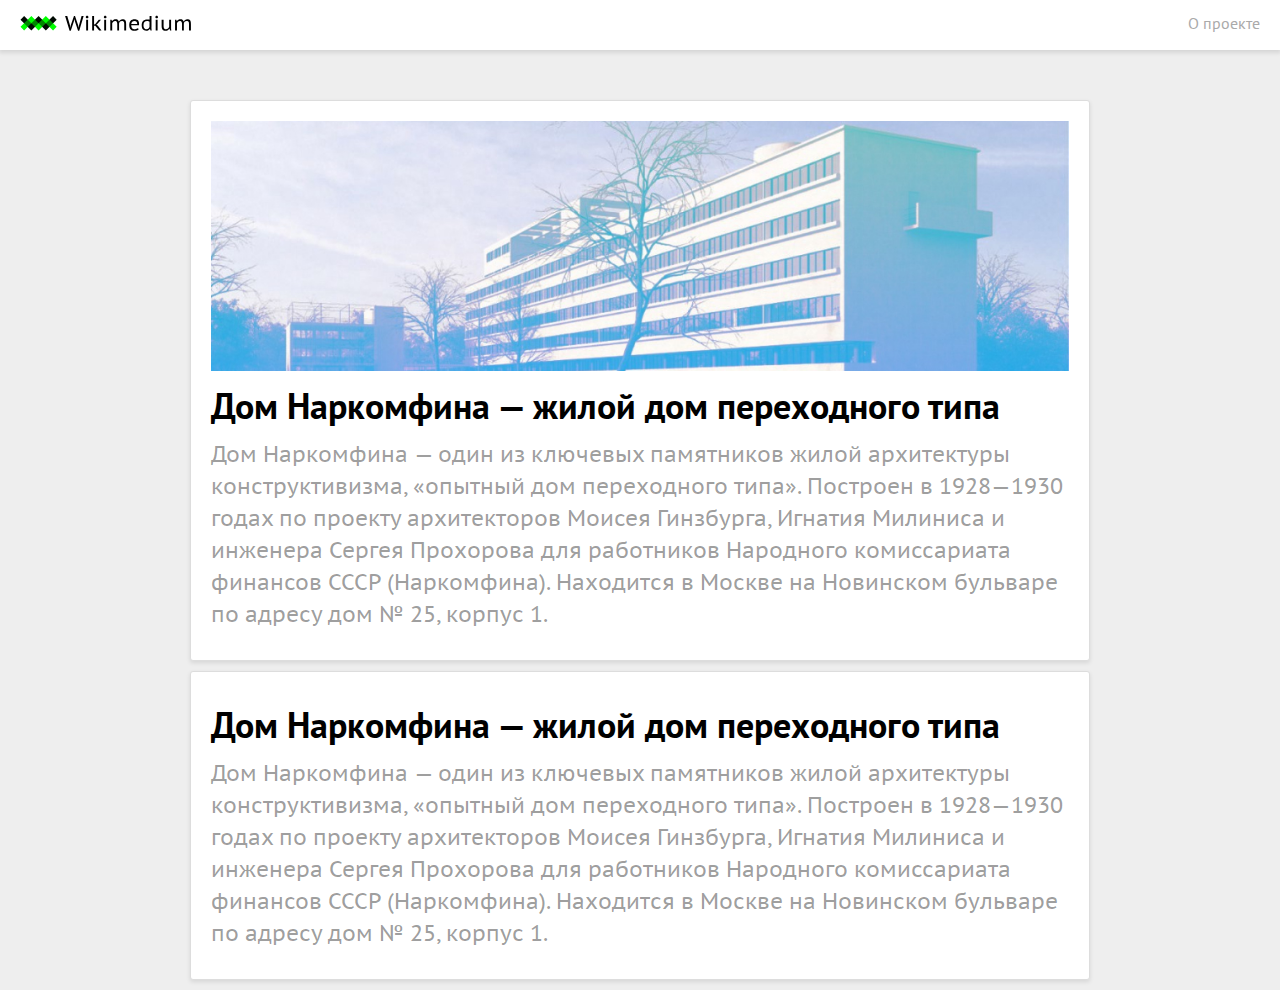
<file: index.html>
<!DOCTYPE html>
<html lang="en" dir="ltr">
  <head>
    <meta charset="utf-8">
    <link rel="stylesheet" href="stylesheets/style.css">
    <meta name="viewport" content="width=device-width">
    <meta property="og:type" content="article">
    <meta property="og:url" content="https://m1d45.github.io/">
    <meta property="og:title" content="Wikimedium — Главная страница">
    <meta property="og:description" content="Учебный проект по HTML/CSS">
    <meta property="og:image" content="https://m1d45.github.io/Wikimedium_b20dz06b/images/narkomfin%201.jpg">
    <link rel="icon" type="image/x-icon" href="images/favicon.ico" />
    <link rel="icon" type="image/png" href="images/favicon.png" />
    <title>Wikimedium</title>
    <style media="screen">
      body {
        background: #eee;
      }
    </style>
  </head>
  <body>
    <div class="menubar">
      <a href="index.html"><img src="images/logo.svg" alt=""></a>
      <a href="about.html">О проекте</a>
    </div>
    <div class="index_item">
      <img src="images/narkomfin 1.jpg" alt="">
      <h1>Дом Наркомфина — жилой дом переходного типа</h1>
      <p>Дом Наркомфина — один из ключевых памятников жилой  архитектуры конструктивизма, «опытный дом переходного типа».  Построен в 1928—1930 годах по проекту архитекторов Моисея Гинзбурга, Игнатия Милиниса и инженера Сергея Прохорова для  работников Народного комиссариата финансов СССР (Наркомфина). Находится в Москве на Новинском бульваре по адресу дом № 25, корпус 1.</p>
      <a href="narkomfin.html"></a>
    </div>
    <div class="index_item">
      <h1>Дом Наркомфина — жилой дом переходного типа</h1>
      <p>Дом Наркомфина — один из ключевых памятников жилой  архитектуры конструктивизма, «опытный дом переходного типа».  Построен в 1928—1930 годах по проекту архитекторов Моисея Гинзбурга, Игнатия Милиниса и инженера Сергея Прохорова для  работников Народного комиссариата финансов СССР (Наркомфина). Находится в Москве на Новинском бульваре по адресу дом № 25, корпус 1.</p>
      <a href="narkomfin.html"></a>
    </div>
  </body>
</html>
</file>
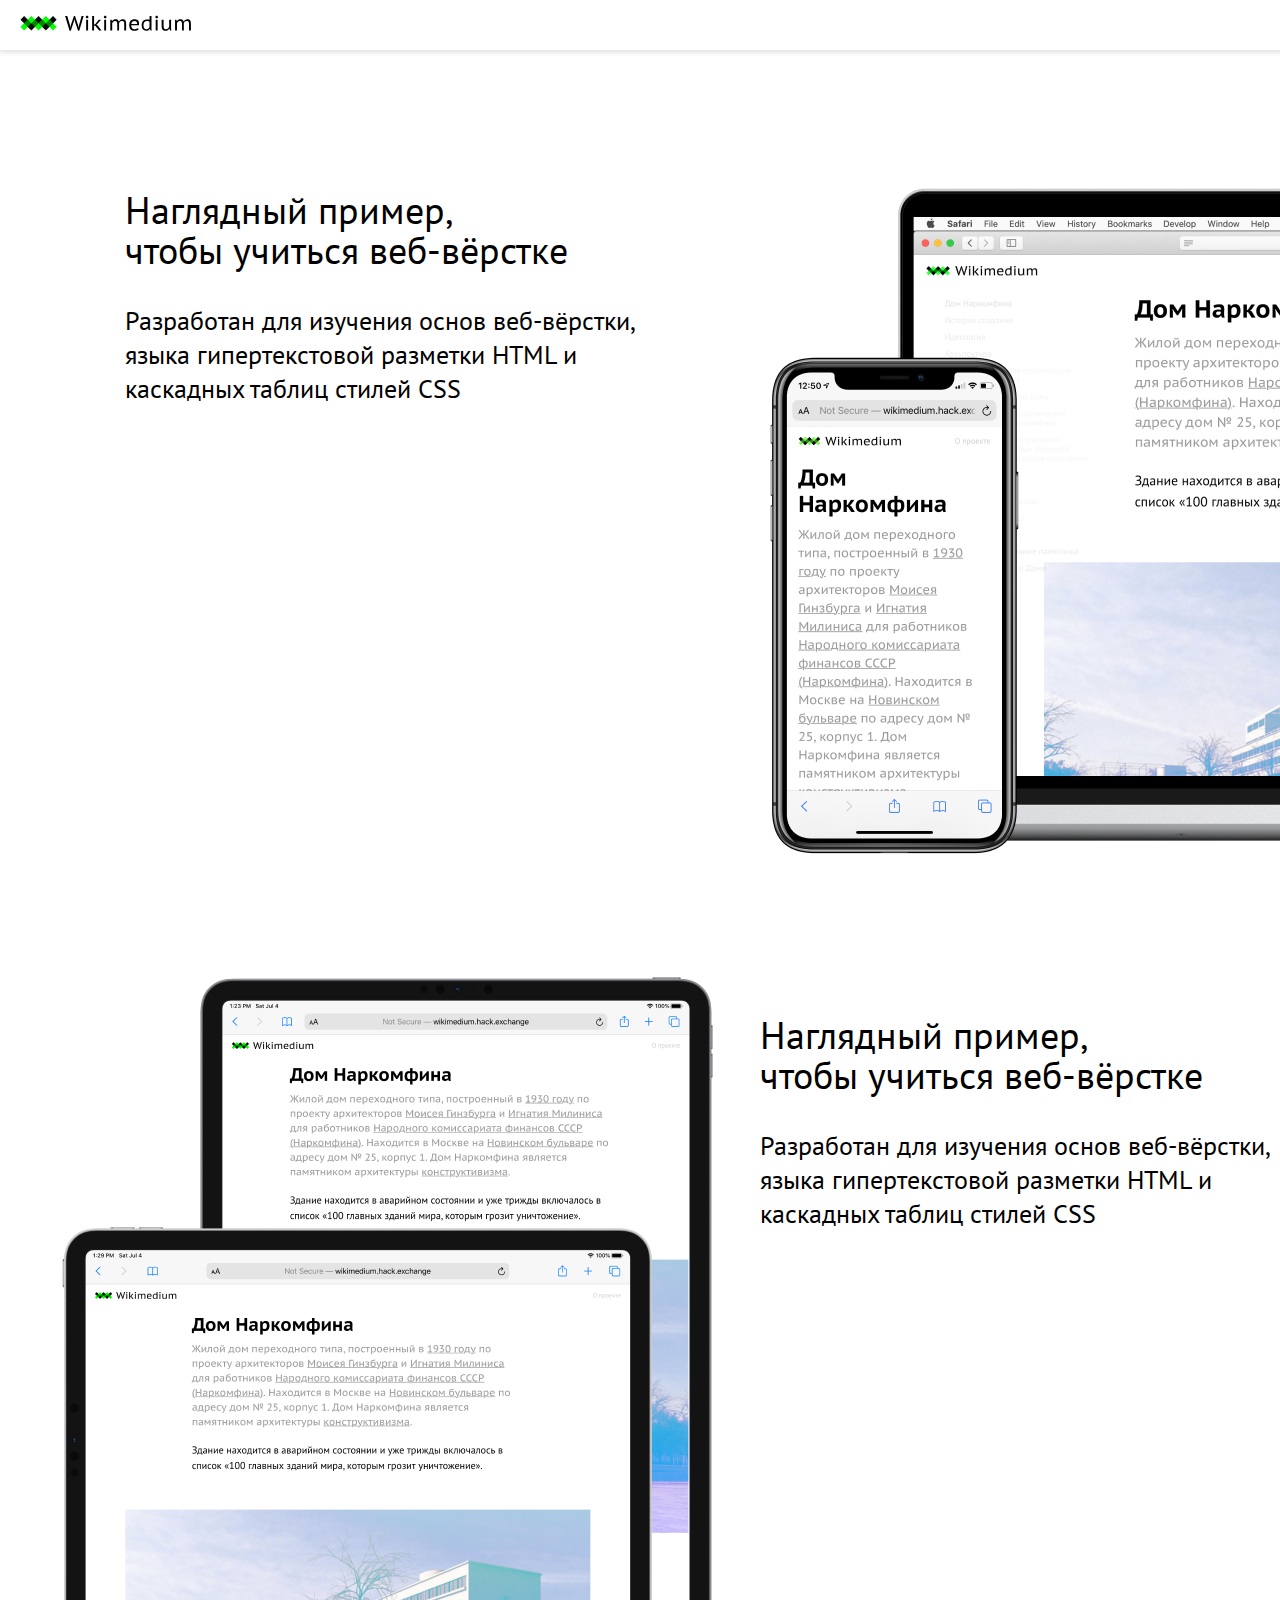
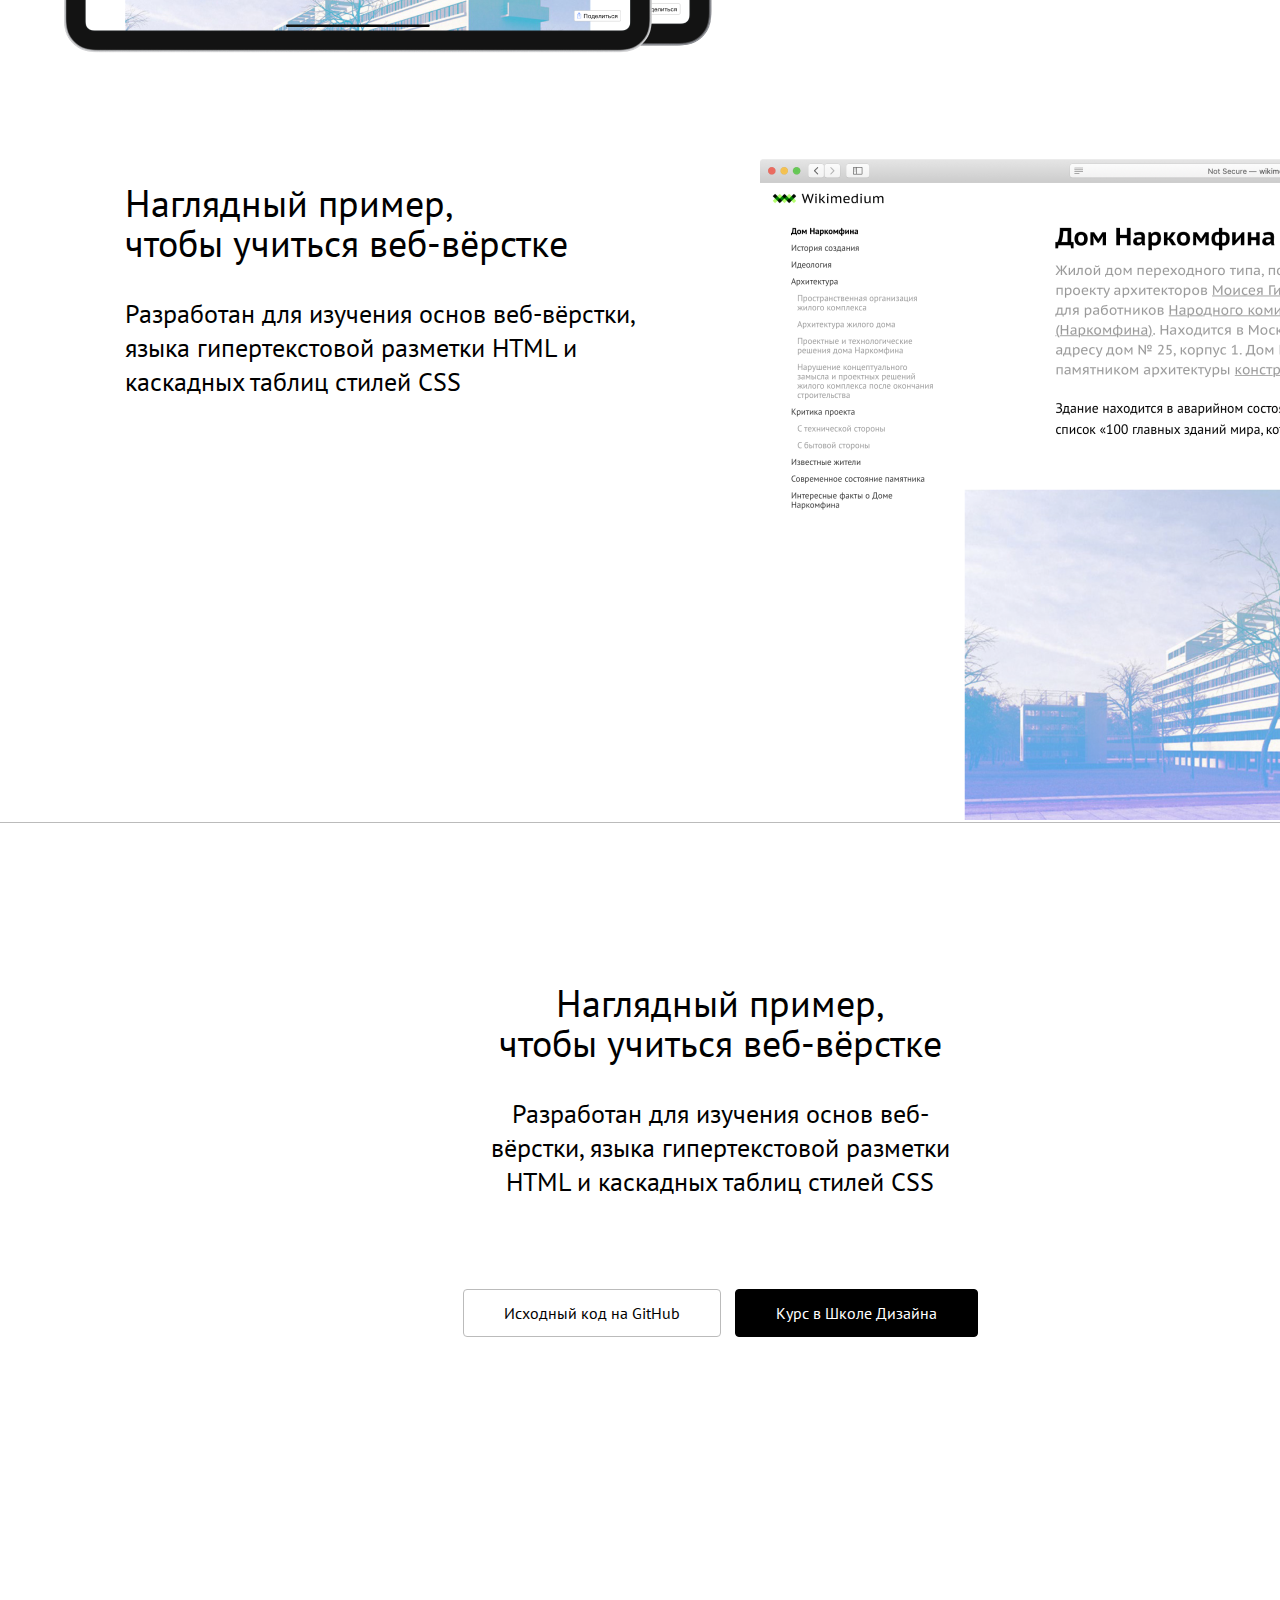
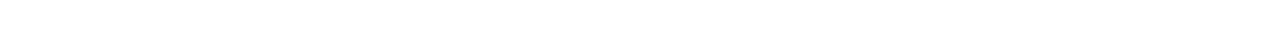
<file: about.html>
<!DOCTYPE html>
<html lang="en" dir="ltr">
  <head>
    <meta name="viewport" content="width=device-width">
    <meta charset="utf-8">
    <link rel="stylesheet" href="stylesheets/style.css">
    <title>О проекте</title>
  </head>
  <style media="screen">
    body {
      width: 1440px;
      height: 100%;
      display: block;
      margin: 0 auto;
      position: relative;
      background: white;
    }
    body::before {
      content: '';
      /* background: url('images/1440.jpg'); */
      opacity: .1;
      position: absolute;
      top: 0;
      left: 0;
      right: 0;
      height: 100%;
      z-index: 0;
    }
    html {
      background: #bbb;
      height: 3253px;
      position: relative;
    }
    section {
      display: flex;
      justify-content: space-between;
      /* align-items: top; */
      vertical-align: top;
      padding-top: 80px;
    }
    section div {
      overflow: hidden;
      width: 50%;
      padding-left: 40px;
    }
    section h1,
    section p {
      width: 510px;
      margin: 0 auto;
    }
    section h1,
    .bottom_block h1 {
      margin-top: 60px;
      margin-bottom: 34px;
      font-size: 38px;
      line-height: 40px;
    }
    section p,
    .bottom_block p {
      font-size: 26px;
      line-height: 34px;
    }
    section:nth-of-type(2) h1,
    section:nth-of-type(2) p {
      margin-left: 0;
    }
    section:nth-of-type(3) h1 {
      margin-top: 24px;
    }
    .bottom_block {
      text-align: center;
      padding-top: 100px;
      border-top: 1px solid #bbb;
    }
    .bottom_block p {
      width: 510px;
      margin: 0 auto;
    }
    .btn {
      text-decoration: none;
      border: 1px solid #bbb;
      padding: 15px 40px;
      background: white;
      display: inline-block;
      border-radius: 4px;
      margin: 90px 5px 0;
    }
    .btn-black {
      color: white;
      background: black;
      border-color: black;
    }
  </style>
  <body>
    <div class="menubar">
      <a href="index.html"><img src="images/logo.svg" alt=""></a>
      <a href="about.html">О проекте</a>
    </div>
    <section>
      <div>
        <h1>Наглядный пример, <br>чтобы учиться веб-вёрстке</h1>
        <p>Разработан для изучения основ веб-вёрстки, языка гипертекстовой разметки HTML и каскадных таблиц стилей CSS</p>
      </div>
      <div>
        <img src="images/about1.png" alt="">
      </div>
    </section>
    <section>
      <div>
        <img src="images/about2.png" alt="">
      </div>
      <div>
        <h1>Наглядный пример, <br>чтобы учиться веб-вёрстке</h1>
        <p>Разработан для изучения основ веб-вёрстки, языка гипертекстовой разметки HTML и каскадных таблиц стилей CSS</p>
      </div>
    </section>
    <section>
      <div>
        <h1>Наглядный пример, <br>чтобы учиться веб-вёрстке</h1>
        <p>Разработан для изучения основ веб-вёрстки, языка гипертекстовой разметки HTML и каскадных таблиц стилей CSS</p>
      </div>
      <div>
        <img src="images/about3.png" alt="">
      </div>
    </section>
    <div class="bottom_block">
      <h1>Наглядный пример, <br>чтобы учиться веб-вёрстке</h1>
      <p>Разработан для изучения основ веб-вёрстки, языка гипертекстовой разметки HTML и каскадных таблиц стилей CSS</p>
      <a class="btn" href="#">Исходный код на GitHub</a>
      <a class="btn btn-black" href="#">Курс в Школе Дизайна</a>
    </div>

  </body>
</html>
</file>
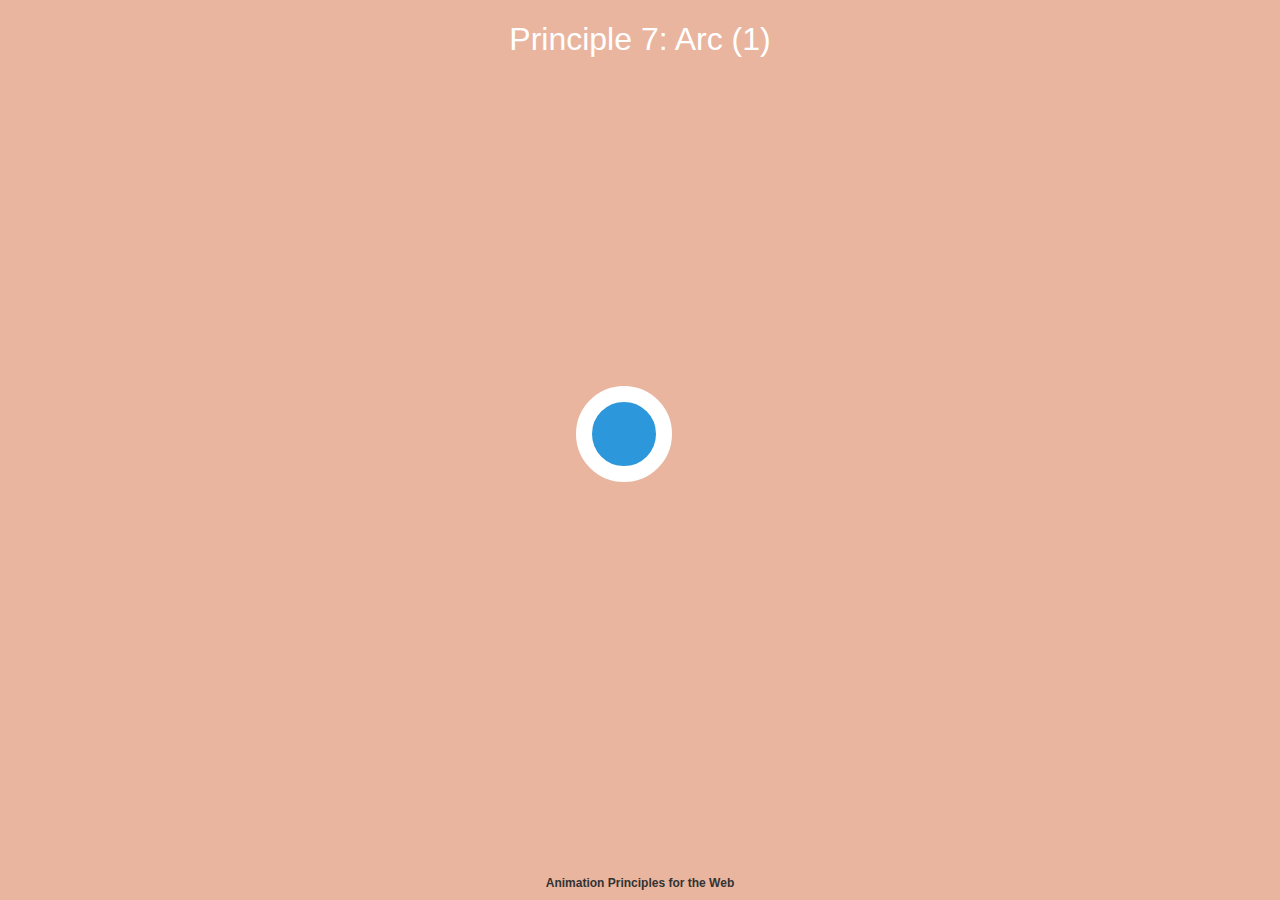
<file: animation-2.html>
<!DOCTYPE html>
<html lang="en" dir="ltr">
  <head>
    <meta charset="utf-8">
    <title></title>
    <style media="screen">
    /******* SEVEN A (Arc) *******/
.sevena .shape-container {
animation: move-right 6s infinite cubic-bezier(.37,.55,.49,.67);
position: absolute;
left: calc(50% - 4em);
top: calc(50% - 4em);
}
.sevena .shape {
animation: bounce 6s infinite linear;
border-radius: 50%;
position: relative;
left: auto;
top: auto;
}

@keyframes move-right {
0% {
  transform: translateX(20em);
  opacity: 1;
}
80% {
  opacity: 1;
}
90%, 100% {
  transform: translateX(-20em);
  opacity: 0;
}
}

@keyframes bounce {
0% {
  transform: translateY(-8em);
  animation-timing-function: cubic-bezier(.51,.01,.79,.02);
}
15% {
  transform: translateY(8em) scaleX(.8) scaleY(1.2);
  animation-timing-function: cubic-bezier(.19,1,.7,1);
}
16% {
  transform: translateY(9em) scaleX(1.2) scaleY(.8);
  animation-timing-function: cubic-bezier(.19,1,.7,1);
}
17% {
  transform: translateY(8em) scaleX(1) scaleY(1);
  animation-timing-function: cubic-bezier(.19,1,.7,1);
}
/* 25% {
  transform: translateY(-4em);
  animation-timing-function: cubic-bezier(.51,.01,.79,.02);
}
32.5% {
  transform: translateY(8em);
  animation-timing-function: cubic-bezier(.19,1,.7,1);
}
40% {
  transform: translateY(0em);
  animation-timing-function: cubic-bezier(.51,.01,.79,.02);
}
45% {
  transform: translateY(8em);
  animation-timing-function: cubic-bezier(.19,1,.7,1);
}
50% {
  transform: translateY(3em);
  animation-timing-function: cubic-bezier(.51,.01,.79,.02);
}
56% {
  transform: translateY(8em);
  animation-timing-function: cubic-bezier(.19,1,.7,1);
}
60% {
  transform: translateY(6em);
  animation-timing-function: cubic-bezier(.51,.01,.79,.02);
}
64% {
  transform: translateY(8em);
  animation-timing-function: cubic-bezier(.19,1,.7,1);
}
66% {
  transform: translateY(7.5em);
  animation-timing-function: cubic-bezier(.51,.01,.79,.02);
} */
70% {
  transform: translateY(8em);
  animation-timing-function: cubic-bezier(.19,1,.7,1);
}
100% {
  transform: translateY(8em) scale(2);
  animation-timing-function: cubic-bezier(.19,1,.7,1);
}
}

/* General styling */
body {
margin: 0;
background: #e9b59f;
font-family: HelveticaNeue, Arial, Sans-serif;
color: #fff;
}

h1 {
position: absolute;
top: 0;
left: 0;
right: 0;
text-align: center;
font-weight: 300;
}

h2 {
font-size: 0.75em;
position: absolute;
bottom: 0;
left: 0;
right: 0;
text-align: center;
}

a {
text-decoration: none;
color: #333;
}

.principle {
width: 100%;
height: 100vh;
position: relative;
}

.shape {
background: #2d97db;
border: 1em solid #fff;
width: 4em;
height: 4em;
position: absolute;
top: calc(50% - 2em);
left: calc(50% - 2em);
}
    </style>
  </head>
  <body>
    <h1>Principle 7: Arc (1)</h1>
    <h2><a href="https://cssanimation.rocks/principles/" target="_parent">Animation Principles for the Web</h2>
    <article class="principle sevena">
        <div class="shape-container">
          <div class="shape a"></div>
        </div>
      </article>
  </body>
</html>
</file>
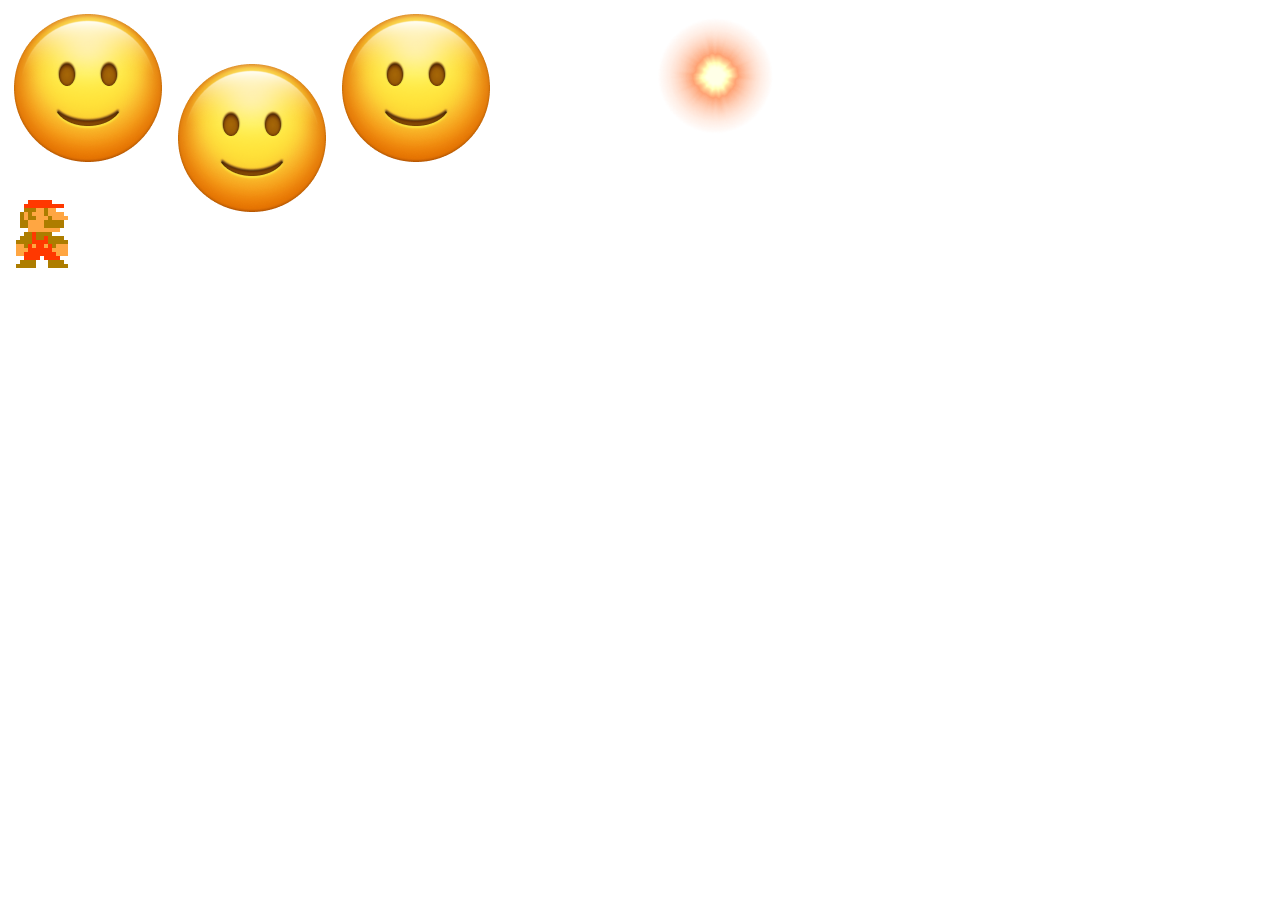
<file: animation-3.html>
<!DOCTYPE html>
<html lang="en" dir="ltr">
  <head>
    <meta charset="utf-8">
    <title></title>
    <style media="screen">
    body {
      /* background: black; */
    }
      .mario {
        width: 68px;
        height: 68px;
        display: block;
        position: relative;
        background: url('images/mario-walk-n-jump-68.png');
        background-position: 0 top;
      }
      .walk {
        animation: walk .4s steps(1) infinite;
      }
      .jump {
        position: absolute;
        left: 0;
        top: 0;
        animation: jump 4s steps(1) infinite;
        opacity: 0;
      }
      .path {
        width: 68px;
        height: 68px;
        display: block;
        position: absolute;
        top: 200px;
        animation: path 4s linear infinite;
      }
      .blast {
        width: 151px;
        height: 151px;
        display: block;
        position: absolute;
        top: 0;
        left: 50%;
        background: url('images/blast-151.png');
        background-position: 0 0;
        animation: blast 1s steps(1) infinite;
      }
      .emoji {
        width: 160px;
        /* width: 1120px; */
        height: 160px;
        display: inline-block;
        position: relative;
        background: url('images/emoji-120.png');
        animation: shake .6s infinite;
      }
      .emoji-e {
        width: 160px;
        height: 160px;
        display: block;
        position: absolute;
        left: 0;
        top: 0;
        background: url('images/emoji-120.png');
        background-position: -640px top;
      }
      .emoji-m {
        width: 160px;
        height: 160px;
        display: block;
        position: absolute;
        left: 0;
        top: 0;
        background: url('images/emoji-120.png');
        background-position: -160px top;
      }
      .smile {
        animation: smile 1s steps(1) alternate infinite;
        animation-play-state: running;
      }
      .blink {
        animation: blink 1s steps(1) alternate infinite;
        animation-play-state: running;
      }
      .emoji:hover .smile, .emoji:hover .blink{
        animation-play-state: paused;
      }
      @keyframes spin {
        0% {transform: rotate(0deg);}
        100% {transform: rotate(360deg);}
      }
      @keyframes shake {
        0%, 50% {top: 50px;}
        25% {top: 40px;}
        75% {top: 30px;}
        100% {top:50px;}
      }
      @keyframes smile {
        0%{background-position: -160px top;}
        33%{background-position: -320px top;}
        66%{background-position: -479px top;}
      }
      @keyframes blink {
        0%{background-position: -640px top;}
        33%{background-position: -800px top;}
        66%{background-position: -960px top;}
      }
      @keyframes walk {
        0%{background-position: 0 top;}
        25%{background-position: -68px top;}
        50%{background-position: -136px top;}
        75%{background-position: -204px top;}
      }
      @keyframes jump {
        0%{opacity: 0;}
        48%{background-position: -272px top; opacity: 1;}
        50%{background-position: -340px top; opacity: 1;}
        52%{background-position: -340px top; opacity: 0;}
        100%{opacity: 0;}
      }
      @keyframes path {
        0%{left: -68px;top: 200px;}
        48%{left: 48%;top: 200px;}
        50%{left: 50%;top: 150px;}
        52%{left: 52%;top: 200px;}
        100%{left: 100%;top: 200px;}
      }
      @keyframes blast {
        0% {opacity: 0;}
        3% {background-position: 0 0; opacity: 1;}
        6% {background-position: -151px 0;}
        9% {background-position: -302px 0;}
        12% {background-position: -453px 0;}
        15% {background-position: -604px 0;}
        18% {background-position: -755px 0;}
        21% {background-position: -906px 0;}
        24% {background-position: -1057px 0;}
        27% {background-position: 0 -151px;}
        30% {background-position: -151px -151px;}
        33% {background-position: -302px -151px;}
        36% {background-position: -453px -151px;}
        39% {background-position: -604px -151px;}
        42% {background-position: -755px -151px;}
        45% {background-position: -906px -151px;}
        48% {background-position: -1057px -151px;}
        51% {background-position: 0 -302px;}
        54% {background-position: -151px -302px;}
        57% {background-position: -302px -302px;}
        60% {background-position: -453px -302px;}
        63% {background-position: -604px -302px;}
        66% {background-position: -755px -302px;}
        69% {background-position: -906px -302px;}
        72% {background-position: -1057px -302px;}
        75% {background-position: 0 -453px;}
        78% {background-position: -151px -453px;}
        81% {background-position: -302px -453px;}
        84% {background-position: -453px -453px;}
        87% {background-position: -604px -453px;}
        90% {background-position: -755px -453px;}
        93% {background-position: -906px -453px;}
        96% {background-position: -1057px -453px;}
      }

    </style>
  </head>
  <body>
    <div class="emoji">
      <div class="emoji-e blink"></div>
      <div class="emoji-m smile"></div>
    </div>
    <div class="emoji" style="animation: spin 1s alternate infinite; top: 50px;">
      <div class="emoji-e blink"></div>
      <div class="emoji-m"></div>
    </div>
    <div class="emoji">
      <div class="emoji-e"></div>
      <div class="emoji-m smile"></div>
    </div>
    <div class="blast"></div>
    <div class="path">
      <div class="mario walk"></div>
      <div class="mario jump"></div>
    </div>
  </body>
</html>
</file>
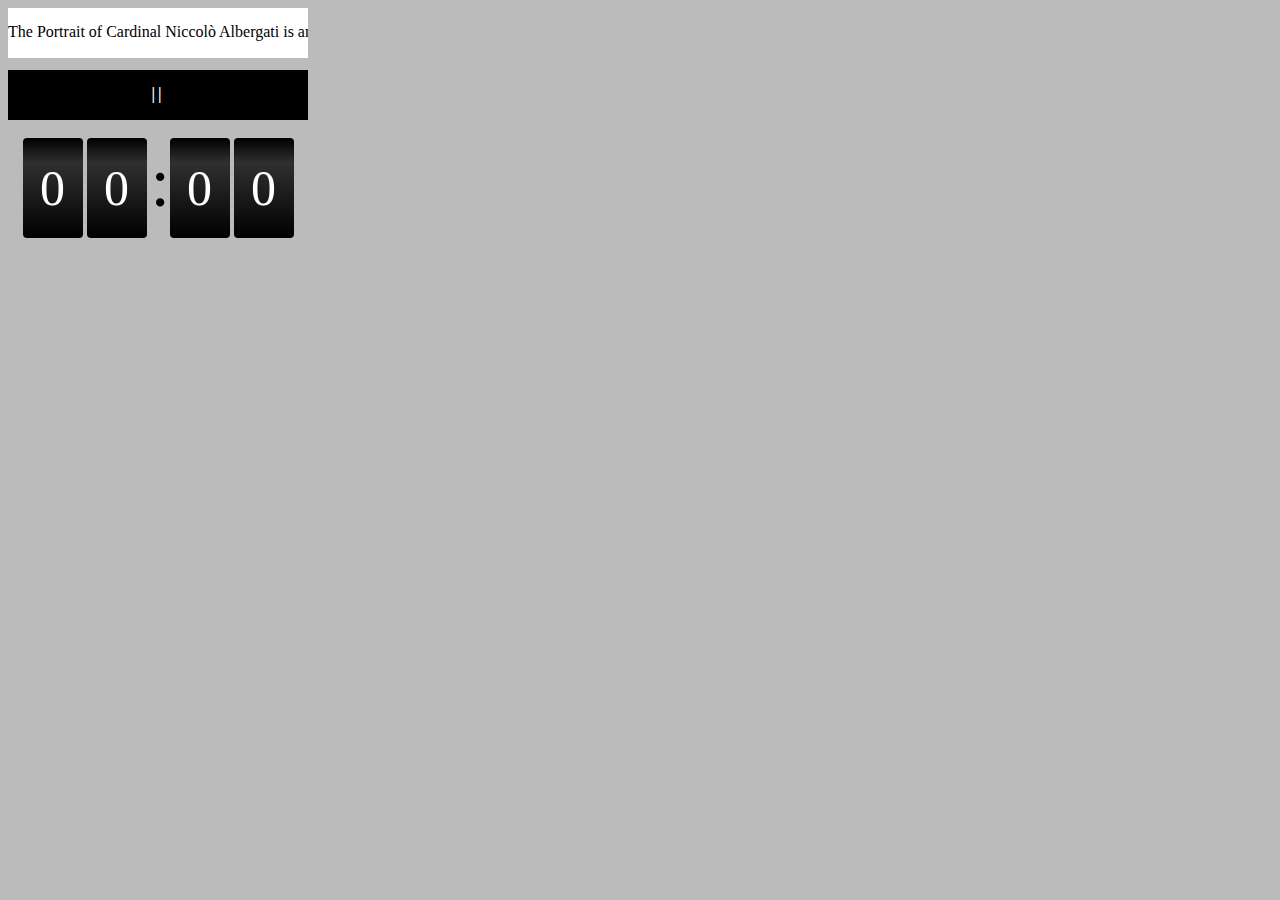
<file: animation-4.html>
<!DOCTYPE html>
<html lang="en" dir="ltr">
  <head>
    <meta charset="utf-8">
    <title></title>
    <style media="screen">
    body {
      background: #bbb;
    }
    * {
      box-sizing: border-box;
    }
    .btn {
      width: 300px;
      height: 50px;
      background: black;
      color: white;
      position: relative;
      padding: 15px 0;
      margin-bottom: 10px;
      text-align: center;
      font-weight: bold;
      letter-spacing: 3px;
      position: absolute;
      top: 70px;
      transition: all 2s;
    }
    .btn:hover {
      background: red;
      transition: all .2s;
    }
    .btn:hover ~ .container .row {
      animation-play-state: paused;
    }
    .container {
      width: 300px;
      height: 50px;
      background: white;
      position: relative;
      padding: 15px 0;
      overflow: hidden;
      margin-bottom: 80px;
    }
    .row {
      /* background: red; */
      width: 1845px;
      height: 20px;
      display: block;
      position: absolute;
      animation: row-move 10s linear infinite;
      /* animation-delay: -118s; */
    }
    .clock {
      width: 300px;
      height: 100px;
      /* background: white; */
      position: relative;
      /* overflow: hidden; */
      margin-bottom: 10px;
      text-align: center;
    }
    .cl-e {
      width: 60px;
      height: 100px;
      background: black;
      background: linear-gradient(0deg, rgba(0,0,0,1) 0%, rgba(48,48,48,1) 75%, rgba(0,0,0,1) 100%);
      display: inline-block;
      color: white;
      vertical-align: top;
      border-radius: 4px;
      position: relative;
      overflow: hidden;
      /* animation: clock 1s infinite; */


    }
    .cl-d {
      width: 15px;
      height: 100px;
      display: inline-block;
      color: black;
      vertical-align: top;
      font-size: 70px;
      line-height: 90px;
      animation: blink .5s alternate linear infinite;
    }
    .num {
      width: 60px;
      font-size: 50px;
      line-height: 100px;
      position: absolute;
    }
    .sec-e {
      animation: sec 10s linear infinite;
      /* animation: sec 10s steps(10) infinite; */
    }
    .sec-d {
      animation: dec 60s steps(6) infinite;
    }
    .min-e {
      animation: sec 600s steps(10) infinite;
    }
    .min-d {
      animation: dec 3600s steps(6) infinite;
    }
    @keyframes row-move {
      0% {right: -1549px;}
      100% {right: calc(100% - 315px);}
    }
    @keyframes blink {
      0% {opacity: 1;}
      100% {opacity: 0;}
    }
    @keyframes sec {
      0% {top: 0;}
      100% {top: -1000%;}
    }
    @keyframes dec {
      0% {top: 0;}
      100% {top: -600%;}
    }
    @keyframes clock {
      0% {margin-top: 0;}
      40% {margin-top: -5px;}
      100%{margin-top: 0;}
    }

    </style>
  </head>
  <body>
    <div class="btn">||</div>

    <div class="container">
      <div class="row">
        The Portrait of Cardinal Niccolò Albergati is an oil-on-oak-panel painting by the Early Netherlandish painter Jan van Eyck, dating to the 1430s. It is of considerable interest to art historians because van Eyck's preliminary drawing survives. The Portrait of Cardinal Niccolò Albergati is an
      </div>
    </div>

    <div class="clock">
      <div class="cl-e">
        <div class="num min-d">
          0 1 2 3 4 5
        </div>
      </div>
      <div class="cl-e">
        <div class="num min-e">
          0 1 2 3 4 5 6 7 8 9 0
        </div>
      </div>
      <div class="cl-d">:</div>
      <div class="cl-e">
        <div class="num sec-d">
          0 1 2 3 4 5
        </div>
      </div>
      <div class="cl-e">
        <div class="num sec-e">
          0 1 2 3 4 5 6 7 8 9 0
        </div>
      </div>
    </div>




  </body>
</html>
</file>
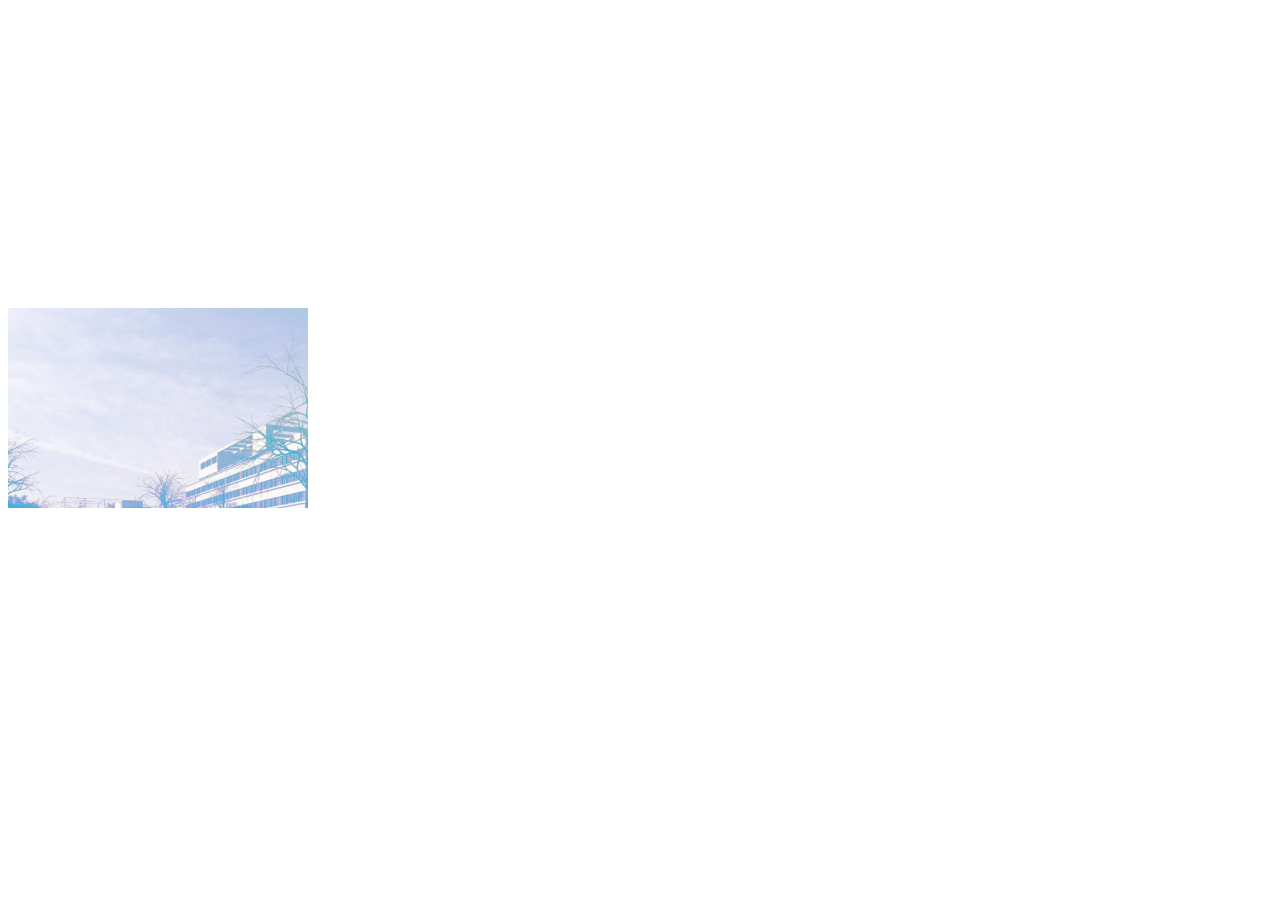
<file: art.html>
<!DOCTYPE html>
<html lang="en" dir="ltr">
  <head>
    <meta charset="utf-8">
    <title></title>
    <style media="screen">
    @keyframes resizer {
      0% { width: 300px; height: 300px;background: red;}
      30% { background: blue; }
      50% { width: 400px; height: 400px; left: 600px; top: 40px; border-radius: 0;}
      70% { background: green; }
      100% { width: 300px; height: 300px;background: red; }
      }
      * {
        /* transition: all .8s ease; */
      }
      *:hover {
        /* transition: all .1s ease; */
      }
      .red {
        width: 300px;
        height: 300px;
        border-radius: 50%;
        background: red;
        position: absolute;
        top: 80px;
        left: 300px;
        animation: resizer 5s infinite;
      }
      .red:hover {
        transform: scale(2);
      }
      .black {
        width: 60px;
        height: 500px;
        background: black;
        position: absolute;
        top: 50px;
        left: 450px;
        transform: rotate(-35deg);
        z-index: 1;
        opacity: .7;
      }
      .black:hover {
        width: 120px;
      }
      .orange {
        width: 200px;
        height: 200px;
        background: orange;
        /* background: url(https://b1.m24.ru/c/1250458.jpg); */
        position: absolute;
        left: 300px;
        top:200px;
      }
      .orange:hover {
        transform: rotate(95deg);
        background: green;
      }
      .btn {
        width: 200px;
        height: 60px;
        background: black;
        color: white;
        text-align: center;
        cursor: pointer;
        padding: 20px;
        line-height: 60px;
        border-radius: 8px;
        font-size: 30px;
        position: absolute;
        left: calc(50% - 100px);
        top: calc(50% - 30px);
      }
      .btn-c1 {
        /* background: rgba(255, 0, 0, 0.5); */
        width: 500px;
        height: 300px;
        border-radius: 50%;
        text-align: center;
        position: relative;
        left: calc(50% - 250px);
        top: calc(50% - 150px);

      }
      .btn-c2 {
        /* background: rgba(255, 0, 0, 0.5); */
        width: 800px;
        height: 600px;
        border-radius: 50%;
        position: absolute;
        left: 500px;

      }
      .btn-c2:hover .btn {
        transform: scale(1.2);
      }
      .btn-c1:hover .btn {
        transform: scale(1.7);
        background: red;
      }
      .letters {
        width: 300px;
        height: 300px;
        /* display: flex; */
        /* justify-content: space-between; */
        /* align-items: center; */
      }
      .letter-o {
        width: 30px;
        height: 30px;
        line-height: 30px;
        font-size: 30px;
        color: blue;
        text-align: center;
        display: inline-block;
        transition: all 5s ease;
      }
      .letter-o:hover {
        color: red;
        transition: all .1s ease;
      }
      .anim-test {
        width: 300px;
        height: 200px;
        display: block;
        overflow: hidden;
        position: relative;
      }
      @keyframes dom {
        0% {background-position: 0;opacity: 1;}
        30% {opacity: 0;background-position: 0;}
        50% {background-position: -150px;}
        70% {opacity: 1;}
        100% {opacity: 0;}
      }
      .anim-cont {
        display: block;
        width: 100%;
        height: 100%;
        background: url("images/narkomfin 1.jpg");
        background-size: 600px auto;
        animation: dom 2s infinite;
        /* transition: background-position 0s; */
        /* background-position: 50%; */
      }

    </style>
  </head>
  <body>
    <!-- <div class="black"></div>
    <div class="red"></div>
    <div class="orange"></div>
    <div class="btn-c2">
      <div class="btn-c1">
        <div class="btn">CLICK</div>
      </div>
    </div> -->

    <div class="letters">
      <div class="letter-o"></div>
      <div class="letter-o"></div>
      <div class="letter-o"></div>
      <div class="letter-o"></div>
      <div class="letter-o"></div>
      <div class="letter-o"></div>
      <div class="letter-o"></div>
      <div class="letter-o"></div>
      <div class="letter-o"></div>
      <div class="letter-o"></div>
      <div class="letter-o"></div>
      <div class="letter-o"></div>
      <div class="letter-o"></div>
      <div class="letter-o"></div>
      <div class="letter-o"></div>
      <div class="letter-o"></div>
      <div class="letter-o"></div>
      <div class="letter-o"></div>
      <div class="letter-o"></div>
      <div class="letter-o"></div>
      <div class="letter-o"></div>
      <div class="letter-o"></div>
      <div class="letter-o"></div>
      <div class="letter-o"></div>
      <div class="letter-o"></div>
      <div class="letter-o"></div>
      <div class="letter-o"></div>
      <div class="letter-o"></div>
      <div class="letter-o"></div>
      <div class="letter-o"></div>
      <div class="letter-o"></div>
      <div class="letter-o"></div>
      <div class="letter-o"></div>
      <div class="letter-o"></div>
      <div class="letter-o"></div>
      <div class="letter-o"></div>
    </div>

    <div class="anim-test">
      <div class="anim-cont">

      </div>

    </div>




  </body>
</html>
</file>
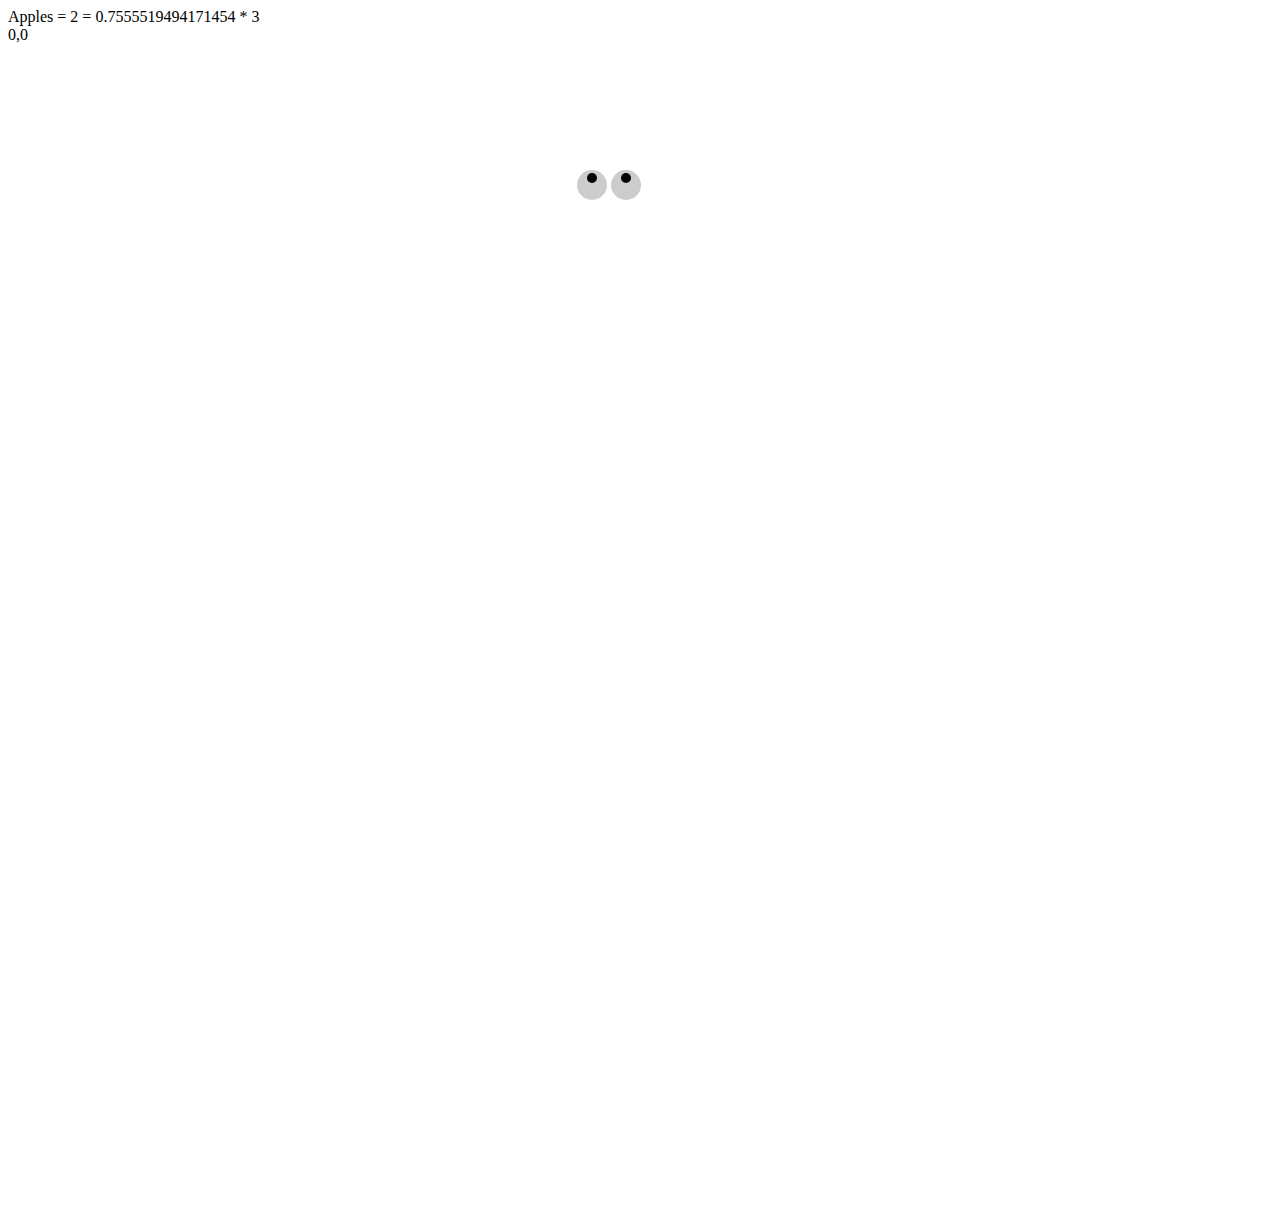
<file: funnyjs.html>
<!DOCTYPE html>
<html lang="en" dir="ltr">
  <head>
    <meta charset="utf-8">
    <title></title>
    <script src="https://ajax.googleapis.com/ajax/libs/jquery/3.5.1/jquery.min.js"></script>
    <style media="screen">
    body {
      /* cursor: none; */
    }
    .move-area{/*normally use body*/
      width: 100vw;
      height: 100vh;
      padding: 10% 45%;
    }
    .container {
      width: 100%;
    }
    .eye {
      position: relative;
      display: inline-block;
      border-radius: 50%;
      height: 30px;
      width: 30px;
      background: #CCC;
    }
    .eye:after { /*pupil*/
      position: absolute;
      bottom: 17px;
      right: 10px;
      width: 10px;
      height: 10px;
      background: #000;
      border-radius: 50%;
      content: " ";
    }
    #cursor {
      position: absolute;
      height: 20px;
      width: 20px;
      border-radius: 50%/50%;
      animation: color_change 8s infinite;
    }
     @-webkit-keyframes color_change {
      0% {background-color: red;}
      25% {background-color: orange;}
      50% {background-color: yellow;}
      75% {background-color: blue;}
      100% {background-color: red;}
    }
    </style>
    <script>
    $(document).ready(function(){
      $(".move-area").mousemove(function(event) {
        let eye = $(".eye");
        let x = (eye.offset().left) + (eye.width() / 2);
        let y = (eye.offset().top) + (eye.height() / 2);
        let rad = Math.atan2(event.pageX - x, event.pageY - y);
        let rot = (rad * (180 / Math.PI) * -1) + 180;
        eye.css({
          '-webkit-transform': 'rotate(' + rot + 'deg)',
          '-moz-transform': 'rotate(' + rot + 'deg)',
          '-ms-transform': 'rotate(' + rot + 'deg)',
          'transform': 'rotate(' + rot + 'deg)'
        });
      });

      let xPrev = 0;
      $(document).mousemove(function(e){
        //  xPrev<e.pageX ? $('#lr').html("right") : $('#lr').html("left");
        //  xPrev=e.pageX;
        // $('#status').html(e.pageX +', '+ e.pageY);

        // $('#cursor').css({
        //   left:e.pageX - 10,
        //   top:e.pageY - 10
        // });

      });

      let myArray = [
        "Apples",
        "Bananas",
        "Pears"
      ];

      let randomItem = myArray[Math.floor(Math.random()*myArray.length)];

      let a = myArray.length;
      let b = Math.random();
      let c = Math.floor(a * b);

      // document.body.innerHTML = randomItem;
      // $('body').html(randomItem);

      // document.getElementById('randomresult').innerHTML = randomItem;
      $('#randomresult').html(randomItem + ' = ' + c + ' = ' + b + " * " + a );


    })



    </script>
  </head>
  <body>
    <div id=randomresult></div>
    <div id="cursor"></div>

    <div id="status">0,0</div>
    <div id="lr"></div>

    <section class="move-area">
      <div class='container'>
        <div class='eye'></div>
        <div class='eye'></div>
      </div>
    </section>
  </body>
</html>
</file>
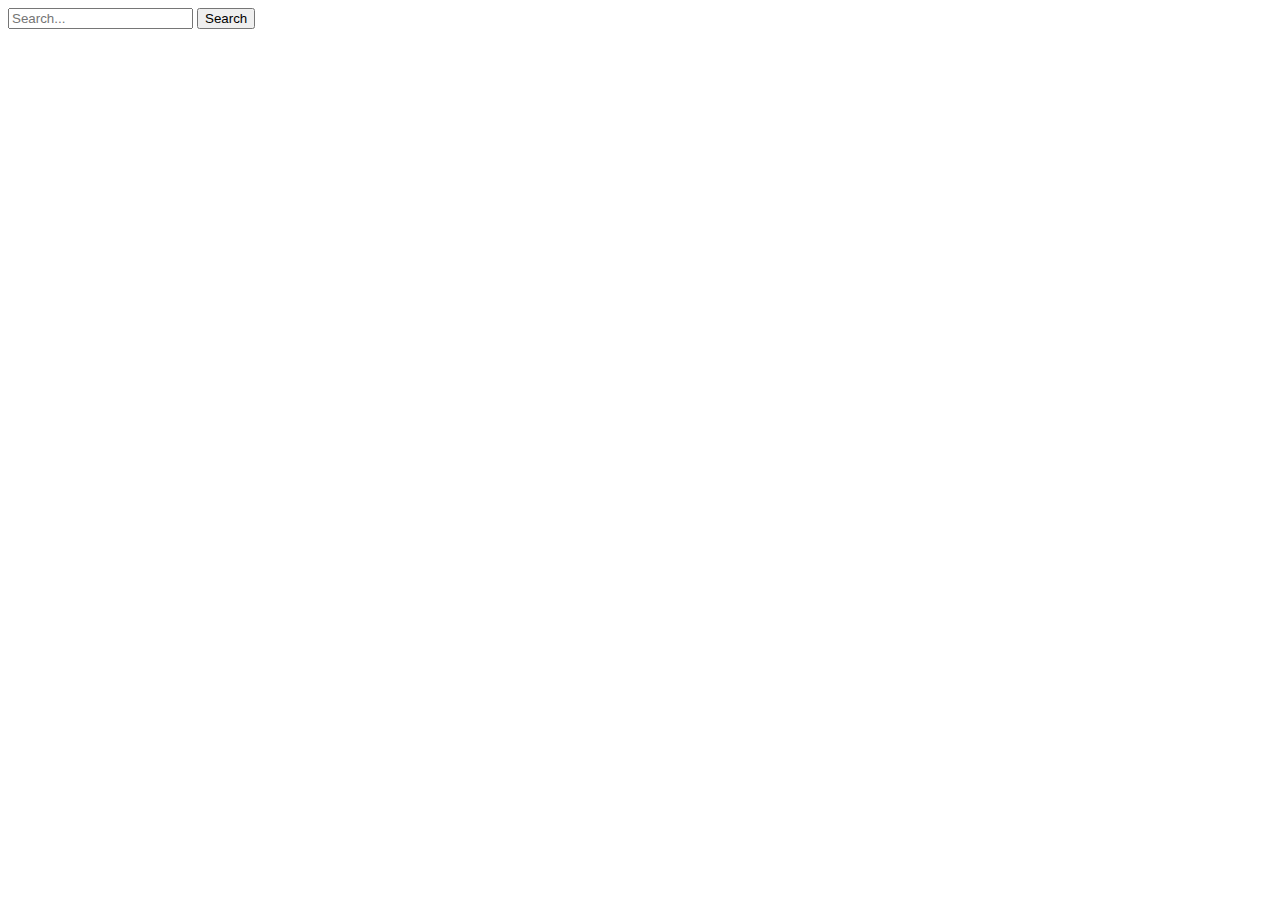
<file: import-test.html>
<!DOCTYPE html>
<html lang="en" dir="ltr">
  <head>
    <meta charset="utf-8">
    <title></title>
    <script src="https://ajax.googleapis.com/ajax/libs/jquery/3.5.1/jquery.min.js"></script>
    <style media="screen">

    </style>
    <script type="text/javascript">
      $(document).ready(function () {
        $( "#searchForm" ).submit(function( event ) {

  // Stop form from submitting normally
  event.preventDefault();

  // Get some values from elements on the page:
  let $form = $( this ),
    term = $form.find( "input[name='s']" ).val(),
    url = $form.attr( "action" );

  // Send the data using post
  let posting = $.post( url, { s: term } );

  // Put the results in a div
  posting.done(function( data ) {
    let content = $( data ).find( "#content" );
    $( "#result" ).empty().append( content );
  });
});
      });
    </script>
  </head>
  <body>
    <form action="/" id="searchForm">
    <input type="text" name="s" placeholder="Search...">
    <input type="submit" value="Search">
  </form>
  <!-- the result of the search will be rendered inside this div -->
  <div id="result"></div>

  </body>
</html>
</file>
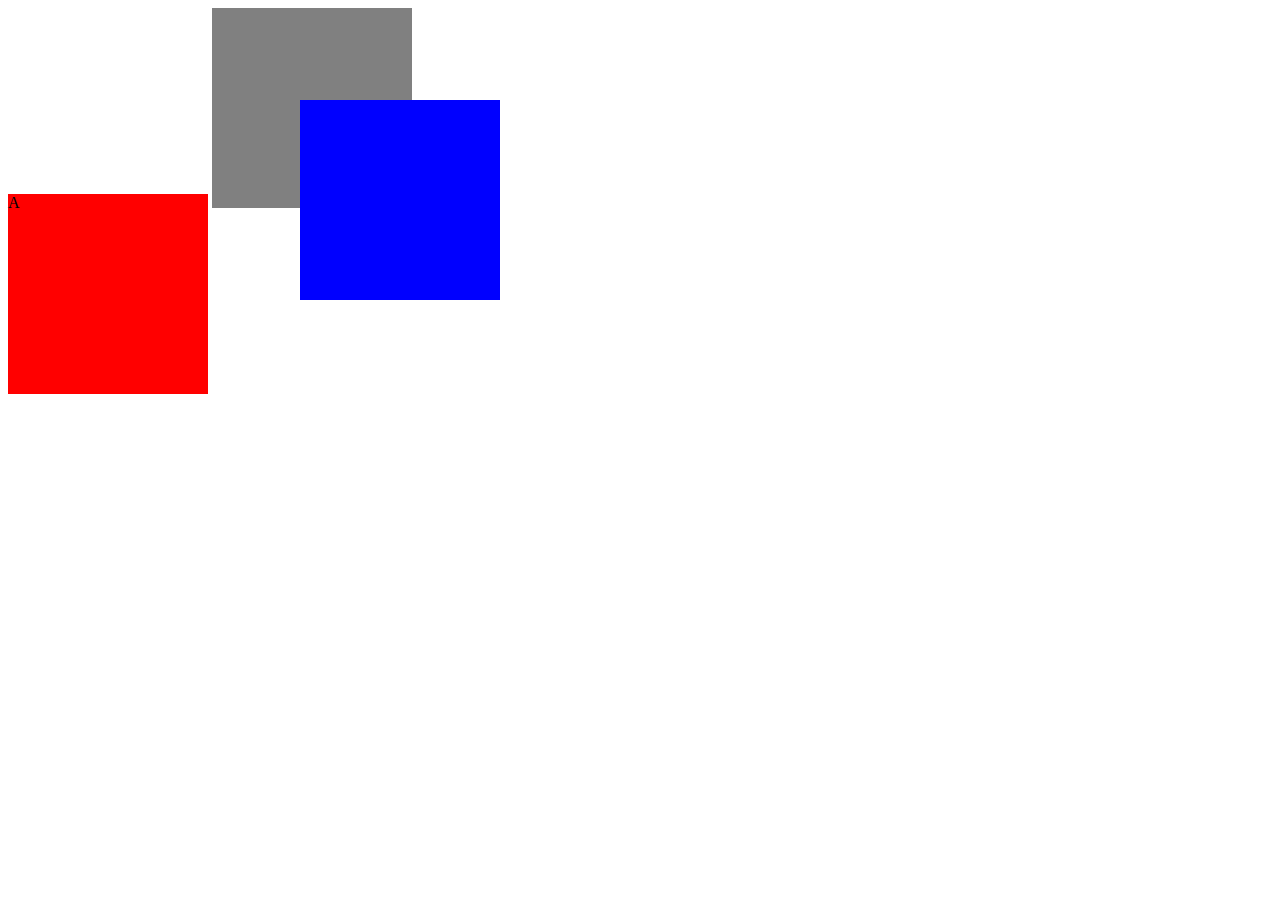
<file: js-test.html>
<!DOCTYPE html>
<html lang="en" dir="ltr">
  <head>
    <meta charset="utf-8">
    <title></title>
    <script src="https://ajax.googleapis.com/ajax/libs/jquery/3.5.1/jquery.min.js"></script>
    <style media="screen">
      .box {
        display: inline-block;
        width: 200px;
        height: 200px;
        background: grey;
        transition: all .5s;
      }
      .red {
        background: red;
      }
      .blue {
        background: blue;
        position: absolute;
        top: 100px;
        left: 300px;
      }
      .black {
        background: black;
      }
      .hidden {
        opacity: 0;
        /* top: -205px; */
      }
      .blocker {
        display: none;
      }
      .rounder {
        border-radius: 50%;
      }
    </style>
    <script>
    $(document).ready(function(){
    	$(".orange, .blue").click(function(){
    		$(".blue.hidden").removeClass("blocker");
        setTimeout(function (){
          $(".blue").toggleClass("hidden");
        }, 1)
        setTimeout(function (){
          $(".blue.hidden").addClass("blocker");
        }, 500)
    	});

      $(".red").click(function () {

      if ($(".orange").hasClass("rounder")) {
        $(".blue").toggleClass("hidden");
      }

      $(".orange").toggleClass("rounder");
    });
    });
    </script>
  </head>
  <body>
    <div class="box red">A</div>
    <div class="box blue"></div>
    <div class="box orange"></div>

  </body>
</html>
</file>
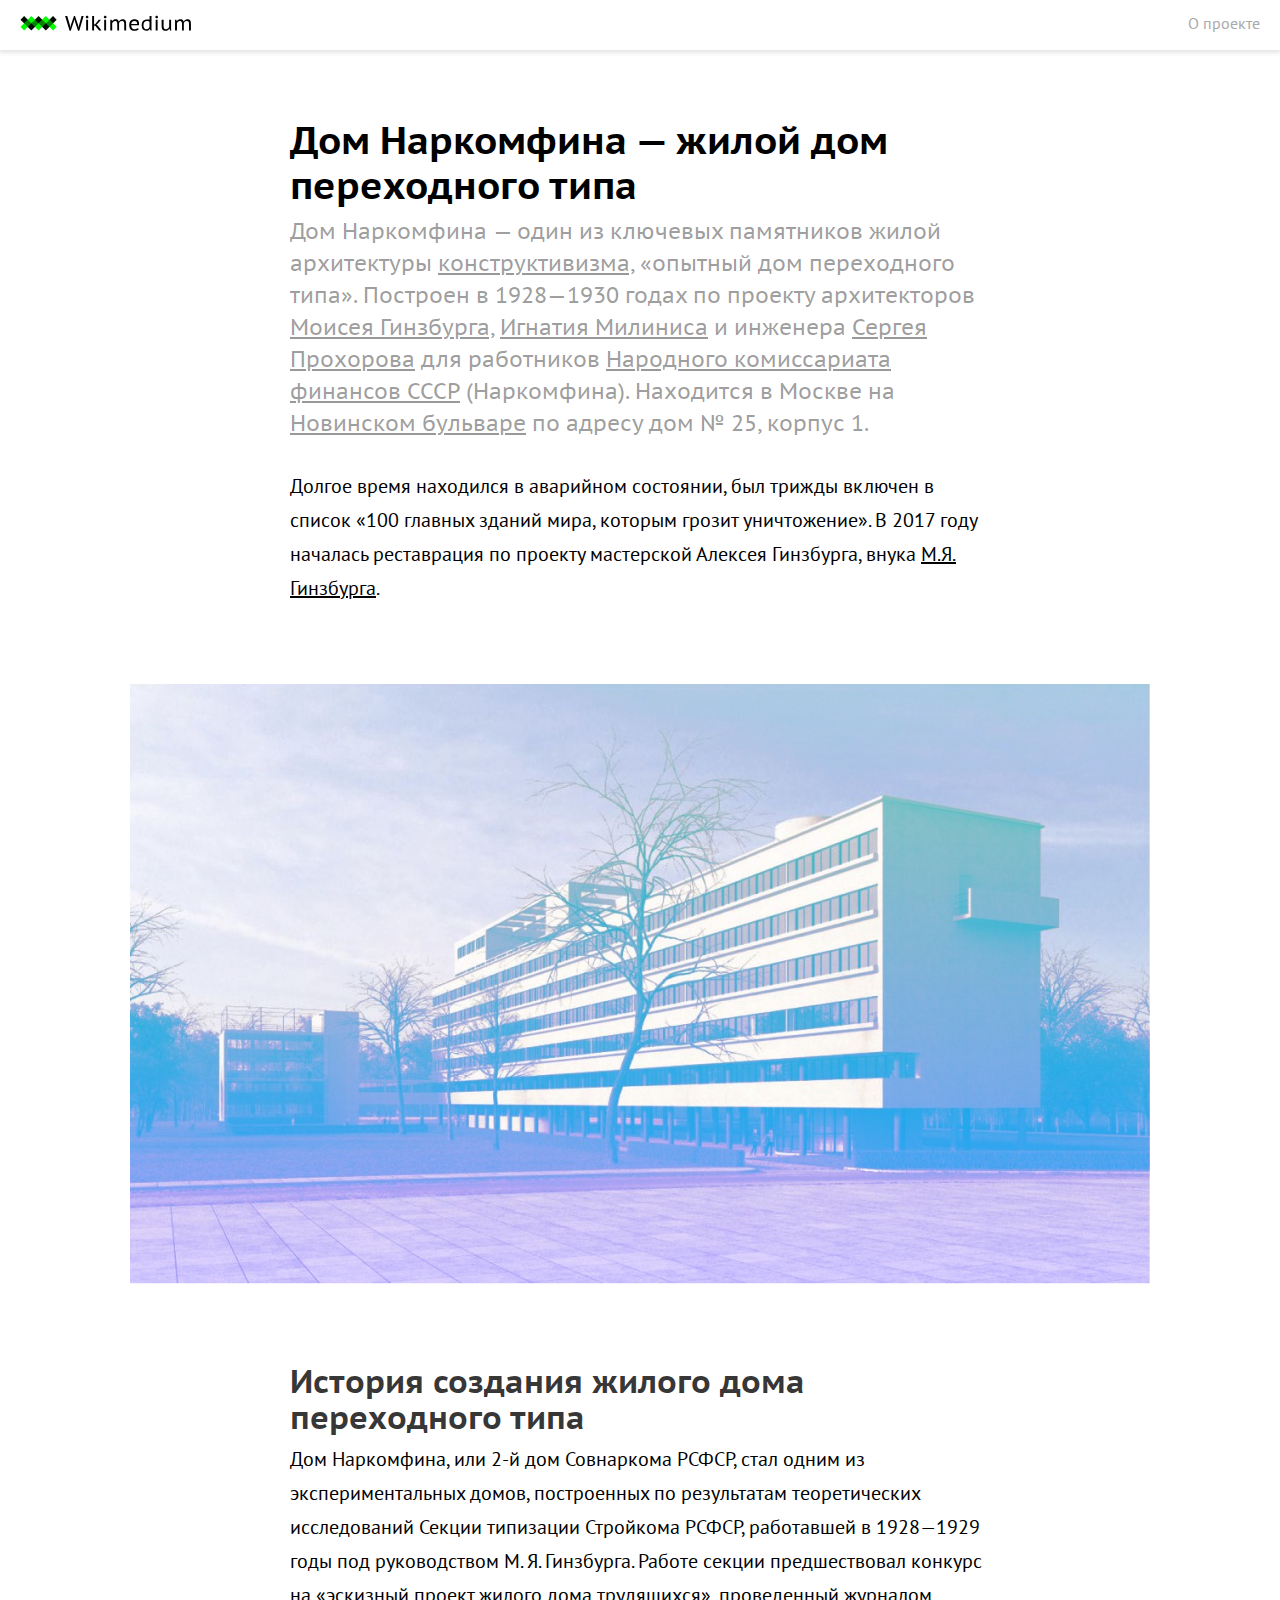
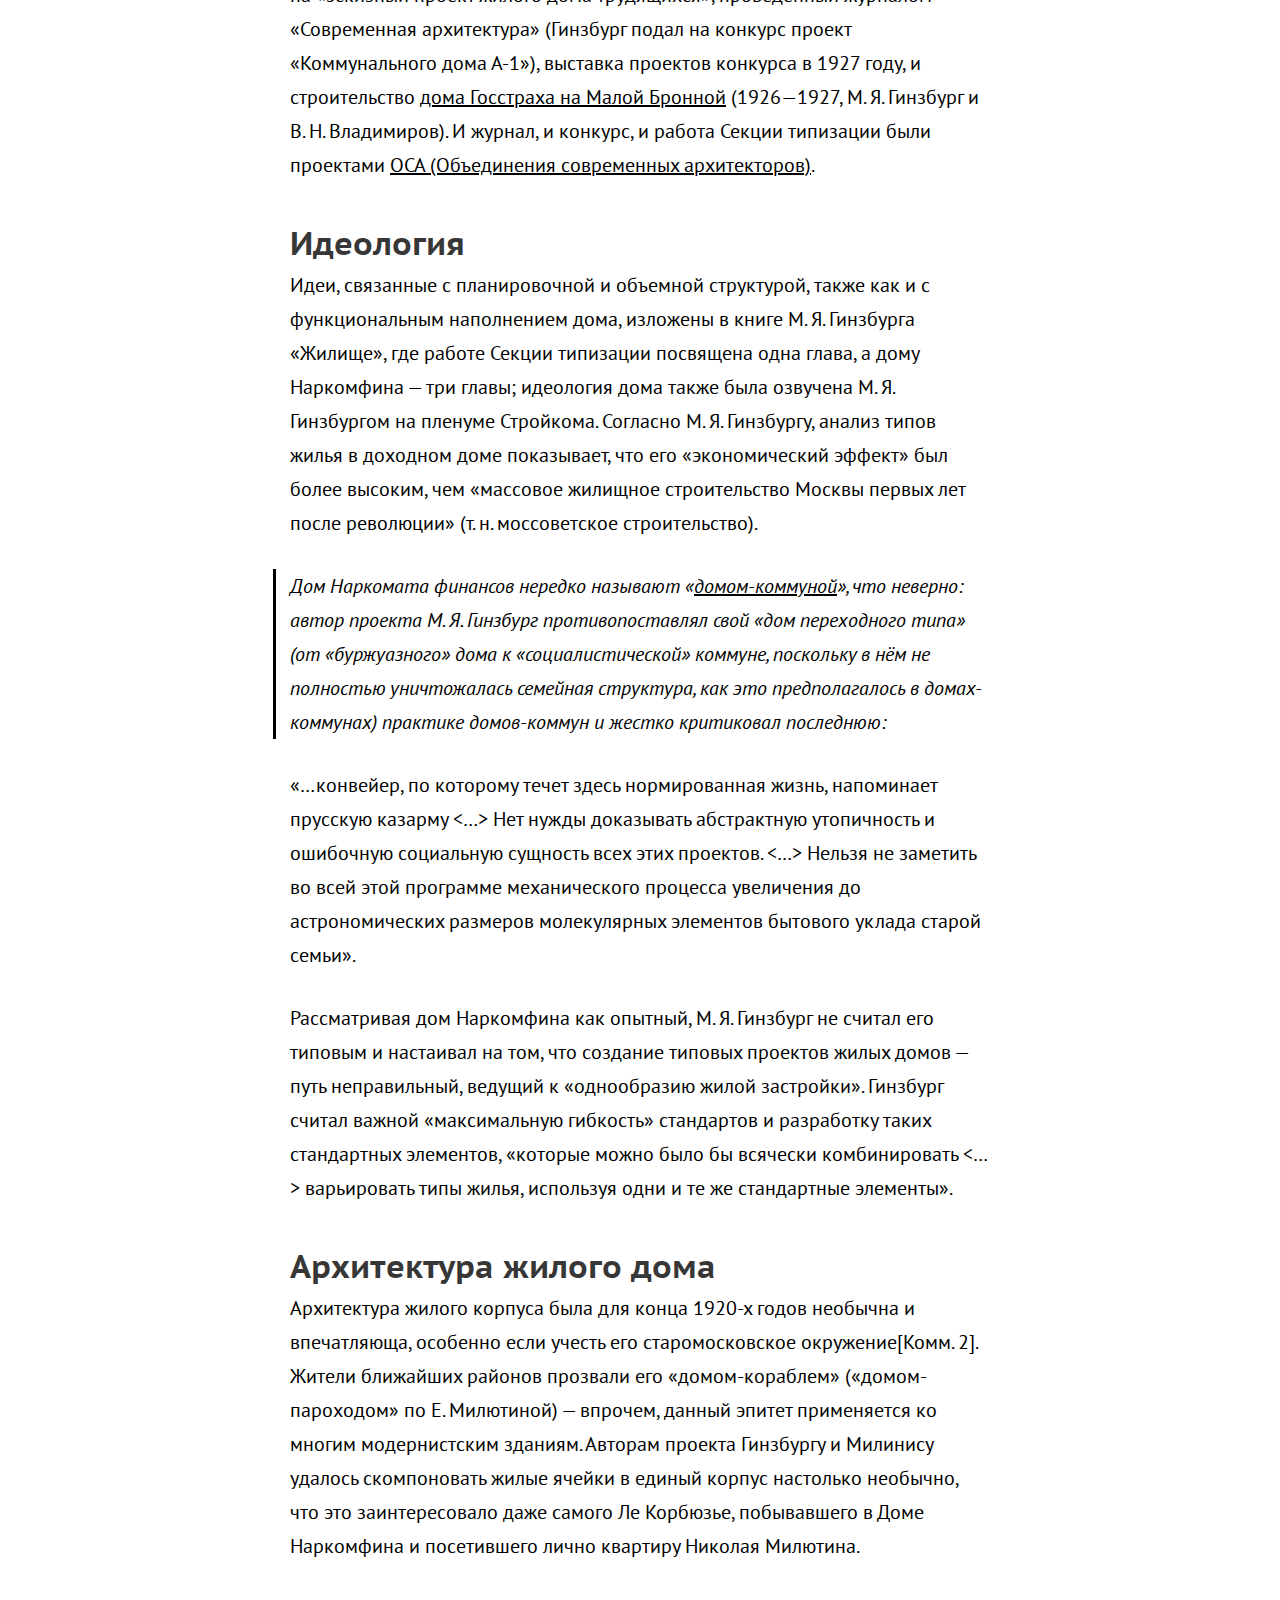
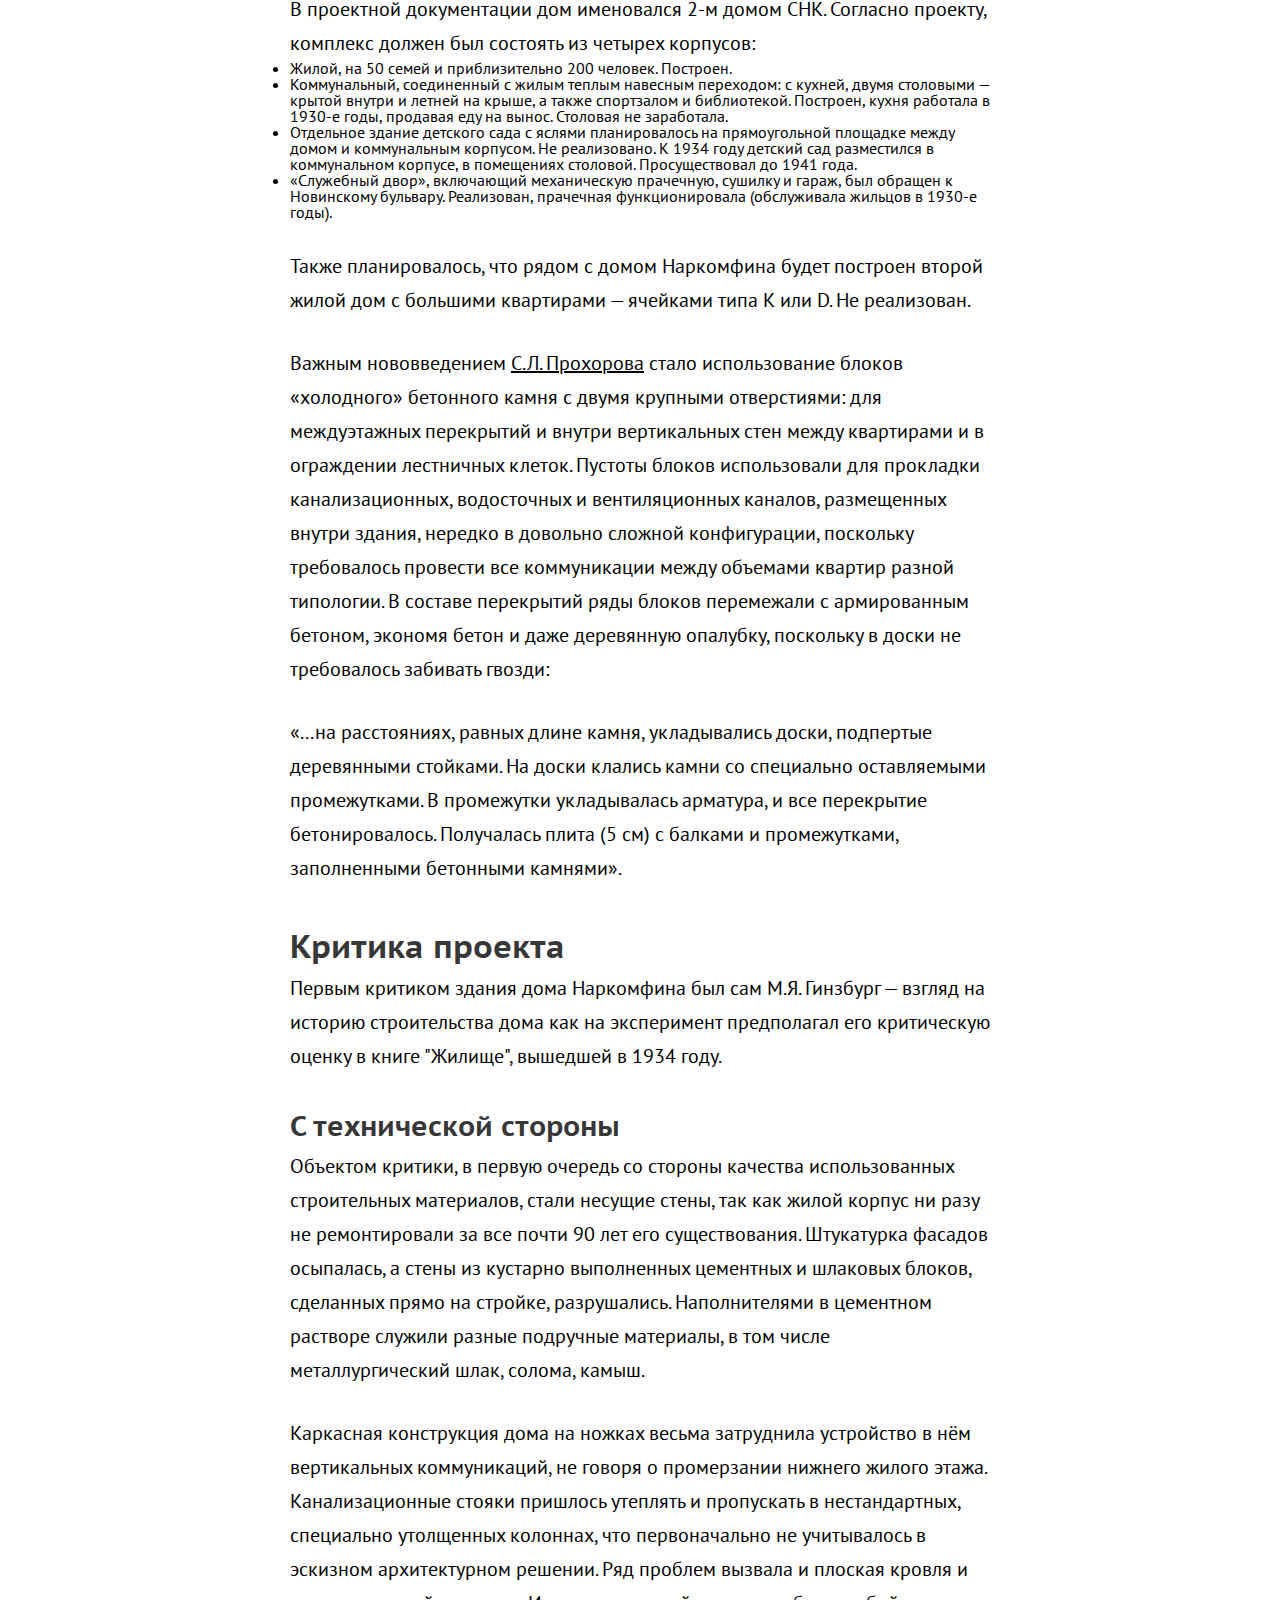
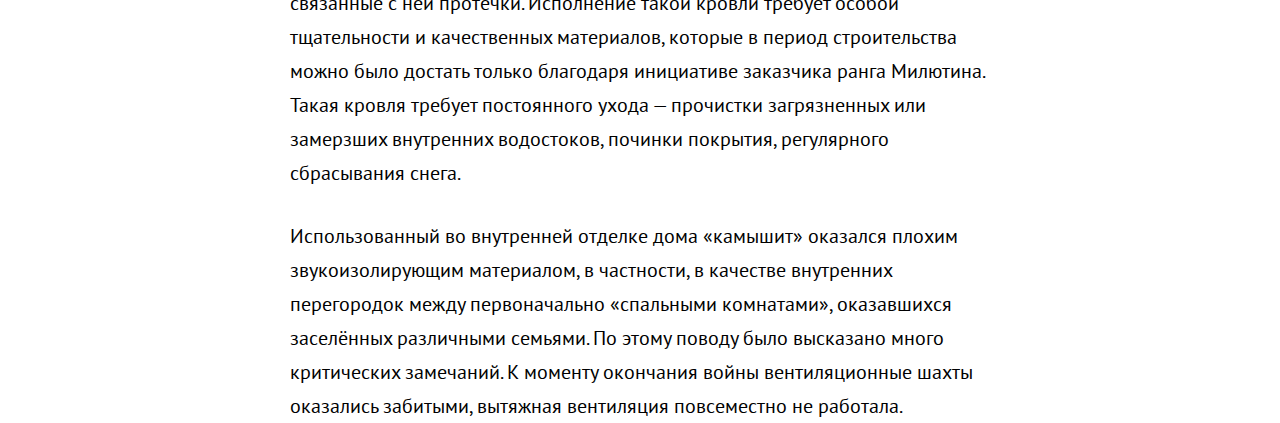
<file: narkomfin.html>
<!DOCTYPE html>
<html lang="en" dir="ltr">
  <head>
    <meta name="viewport" content="width=device-width">
    <meta charset="utf-8">
    <meta name="author" content="">
    <link rel="icon" type="image/x-icon" href="images/favicon.ico" />
    <link rel="icon" type="image/png" href="images/favicon.png" />
    <link rel="stylesheet" href="stylesheets/style.css">
    <script src="javascripts/jquery-3.5.1.js" charset="utf-8"></script>
    <script src="javascripts/sidebar.js" charset="utf-8"></script>
    <title>Дом Наркомфина</title>
  </head>
  <body>
    <div class="menubar">
      <a href="index.html"><img src="images/logo.svg" alt=""></a>
      <a href="about.html">О проекте</a>
    </div>
    <nav class="sidebar">
      <p><a href="#s1">Дом Наркомфина</a></p>
      <ul>
        <li><a href="#s2">История создания</a></li>
        <li><a href="">Идеология</a></li>
        <li><a href="">Архитектура</a></li>
        <ul>
          <li><a href="">Text</a></li>
          <li><a href="">Text</a></li>
          <li><a href="">Text</a></li>
          <li><a href="">Text</a></li>
        </ul>
        <li><a href="">Text</a></li>
        <ul>
          <li><a href="">Text</a></li>
          <li><a href="">Text</a></li>
        </ul>
        <li><a href="">Text</a></li>
        <li><a href="">Text</a></li>
        <li><a href="">Text</a></li>
        <li><a href="">Text</a></li>
      </ul>
    </nav>
    <article>
      <h1 id="s1">Дом Наркомфина — жилой дом переходного типа</h1>
      <p> <strong>Дом Наркомфина </strong>— один из ключевых памятников жилой  архитектуры <a href="https://ru.wikipedia.org/wiki/Конструктивизм_(искусство)">конструктивизма,</a> «опытный дом переходного типа».  Построен в 1928—1930 годах по проекту архитекторов <a href="https://ru.wikipedia.org/wiki/Гинзбург,_Моисей_Яковлевич"> Моисея Гинзбурга,</a> <a href="https://ru.wikipedia.org/wiki/Милинис,_Игнатий_Францевич">Игнатия Милиниса</a> и инженера <a href="https://ru.wikipedia.org/wiki/Прохоров,_Сергей_Львович">Сергея Прохорова</a> для  работников <a href="https://ru.wikipedia.org/wiki/Народный_комиссариат_финансов_СССР">Народного комиссариата финансов СССР</a> (Наркомфина). Находится в Москве на <a href="https://ru.wikipedia.org/wiki/Новинский_бульвар">Новинском бульваре</a> по адресу дом № 25, корпус 1.</p>

      <p>Долгое время находился в аварийном состоянии, был трижды включен в список «100 главных зданий мира, которым грозит уничтожение». В 2017 году началась реставрация по проекту мастерской Алексея Гинзбурга, внука <a href="https://ru.wikipedia.org/wiki/Гинзбург,_Моисей_Яковлевич">М.Я. Гинзбурга</a>.</p>

      <img src="images/narkomfin 1.jpg" alt="">

                <h2 id="s2">История создания жилого дома переходного типа</h2>
                <p>Дом Наркомфина, или 2-й дом Совнаркома РСФСР, стал одним из экспериментальных домов, построенных по результатам  теоретических исследований Секции типизации Стройкома РСФСР, работавшей в 1928—1929 годы под руководством М. Я. Гинзбурга.  Работе секции предшествовал конкурс на «эскизный проект жилого дома трудящихся», проведенный журналом «Современная архитектура» (Гинзбург подал на конкурс проект «Коммунального дома А-1»), выставка проектов конкурса в 1927 году, и строительство <a href="https://ru.wikipedia.org/wiki/Жилой_дом_Госстраха_на_Малой_Бронной">дома Госстраха на Малой Бронной</a> (1926—1927, М. Я. Гинзбург и В. Н. Владимиров). И журнал, и конкурс, и работа Секции типизации были проектами <a href="https://ru.wikipedia.org/wiki/Объединение_современных_архитекторов">ОСА (Объединения современных архитекторов)</a>.</p>

                <h2>Идеология</h2>

                  <p>Идеи, связанные с планировочной и объемной структурой, также как и с функциональным наполнением дома, изложены в книге М. Я. Гинзбурга «Жилище», где работе Секции типизации посвящена одна глава, а дому Наркомфина — три главы; идеология дома также была озвучена М. Я. Гинзбургом на пленуме Стройкома. Согласно М. Я. Гинзбургу, анализ типов жилья в доходном доме показывает, что его «экономический эффект» был более высоким, чем «массовое жилищное строительство Москвы первых лет после революции» (т. н. моссоветское строительство).</p>
                  <blockquote>Дом Наркомата финансов нередко называют «<a href="https://ru.wikipedia.org/wiki/Дом-коммуна">домом-коммуной</a>», что неверно: автор проекта М. Я. Гинзбург противопоставлял свой «дом переходного типа» (от «буржуазного» дома к «социалистической» коммуне, поскольку в нём не полностью уничтожалась семейная структура, как это предполагалось в домах-коммунах) практике домов-коммун и жестко критиковал последнюю:</blockquote>
                  <p class="line"> <em> «…конвейер, по которому течет здесь нормированная жизнь, напоминает прусскую казарму <…> Нет нужды доказывать абстрактную утопичность и ошибочную социальную сущность всех этих проектов. <…> Нельзя не заметить во всей этой программе механического процесса увеличения до астрономических размеров молекулярных элементов бытового уклада старой семьи». </em> </p>
                  <p>Рассматривая дом Наркомфина как опытный, М. Я. Гинзбург не считал его типовым и настаивал на том, что создание типовых проектов жилых домов — путь неправильный, ведущий к «однообразию жилой застройки». Гинзбург считал важной «максимальную гибкость» стандартов и разработку таких стандартных элементов, «которые можно было бы всячески комбинировать <…> варьировать типы жилья, используя одни и те же стандартные элементы».</p>

                    <h2>Архитектура жилого дома</h2>
                    <p>Архитектура жилого корпуса была для конца 1920-х годов необычна и впечатляюща, особенно если учесть его старомосковское окружение[Комм. 2]. Жители ближайших районов прозвали его «домом-кораблем» («домом-пароходом» по Е. Милютиной) — впрочем, данный эпитет применяется ко многим модернистским зданиям. Авторам проекта Гинзбургу и Милинису удалось скомпоновать жилые ячейки в единый корпус настолько необычно, что это заинтересовало даже самого Ле Корбюзье, побывавшего в Доме Наркомфина и посетившего лично квартиру Николая Милютина.</p>
                    <p>В проектной документации дом именовался 2-м домом СНК. Согласно проекту, комплекс должен был состоять из четырех корпусов:</p>

                    <ul>
                        <li>Жилой, на 50 семей и приблизительно 200 человек. Построен.</li>
                        <li>Коммунальный, соединенный с жилым теплым навесным переходом: с кухней, двумя столовыми — крытой внутри и летней на крыше, а также спортзалом и библиотекой. Построен, кухня работала в 1930-е годы, продавая еду на вынос. Столовая не заработала.</li>
                        <li>Отдельное здание детского сада с яслями планировалось на прямоугольной площадке между домом и коммунальным корпусом. Не реализовано. К 1934 году детский сад разместился в коммунальном корпусе, в помещениях столовой. Просуществовал до 1941 года.</li>
                        <li>«Служебный двор», включающий механическую прачечную, сушилку и гараж, был обращен к Новинскому бульвару. Реализован, прачечная функционировала (обслуживала жильцов в 1930-е годы).</li>
                    </ul>

                    <p> Также планировалось, что рядом с домом Наркомфина будет построен второй жилой дом с большими квартирами — ячейками типа К или D. Не реализован. </p>

                    <p>Важным нововведением <a href="https://ru.wikipedia.org/wiki/Прохоров,_Сергей_Львович">С.Л. Прохорова</a> стало использование блоков «холодного» бетонного камня с двумя крупными отверстиями: для междуэтажных перекрытий и внутри вертикальных стен между квартирами и в ограждении лестничных клеток. Пустоты блоков использовали для прокладки канализационных, водосточных и вентиляционных каналов, размещенных внутри здания, нередко в довольно сложной конфигурации, поскольку требовалось провести все коммуникации между объемами квартир разной типологии. В составе перекрытий ряды блоков перемежали с армированным бетоном, экономя бетон и даже деревянную опалубку, поскольку в доски не требовалось забивать гвозди:</p>

                     <p class="line"><em>«...на расстояниях, равных длине камня, укладывались доски, подпертые деревянными стойками. На доски клались камни со специально оставляемыми промежутками. В промежутки укладывалась арматура, и все перекрытие бетонировалось. Получалась плита (5 см) с балками и промежутками, заполненными бетонными камнями».</em></p>

                      <h2>Критика проекта</h2>
                      <p>Первым критиком здания дома Наркомфина был сам М.Я. Гинзбург — взгляд на историю строительства дома как на эксперимент предполагал его критическую оценку в книге "Жилище", вышедшей в 1934 году.</p>

                      <h3>С технической стороны</h3>
                      <p>Объектом критики, в первую очередь со стороны качества использованных строительных материалов, стали несущие стены, так как жилой корпус ни разу не ремонтировали за все почти 90 лет его существования. Штукатурка фасадов осыпалась, а стены из кустарно выполненных цементных и шлаковых блоков, сделанных прямо на стройке, разрушались. Наполнителями в цементном растворе служили разные подручные материалы, в том числе металлургический шлак, солома, камыш.</p>
                      <p>Каркасная конструкция дома на ножках весьма затруднила устройство в нём вертикальных коммуникаций, не говоря о промерзании нижнего жилого этажа. Канализационные стояки пришлось утеплять и пропускать в нестандартных, специально утолщенных колоннах, что первоначально не учитывалось в эскизном архитектурном решении. Ряд проблем вызвала и плоская кровля и связанные с ней протечки. Исполнение такой кровли требует особой тщательности и качественных материалов, которые в период строительства можно было достать только благодаря инициативе заказчика ранга Милютина. Такая кровля требует постоянного ухода — прочистки загрязненных или замерзших внутренних водостоков, починки покрытия, регулярного сбрасывания снега.</p>
                      <p>Использованный во внутренней отделке дома «камышит» оказался плохим звукоизолирующим материалом, в частности, в качестве внутренних перегородок между первоначально «спальными комнатами», оказавшихся заселённых различными семьями. По этому поводу было высказано много критических замечаний. К моменту окончания войны вентиляционные шахты оказались забитыми, вытяжная вентиляция повсеместно не работала.</p>
    </article>



  </body>
</html>
</file>
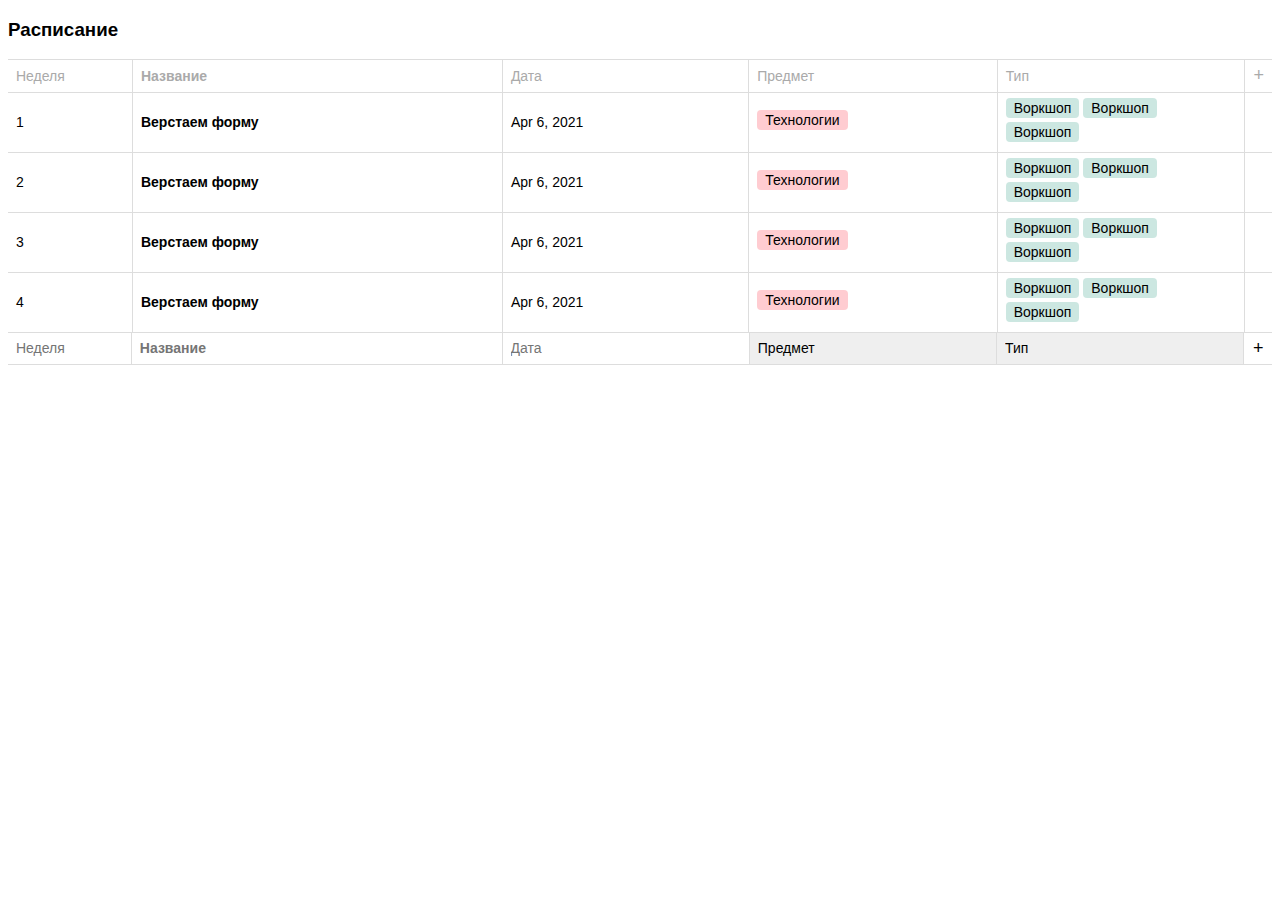
<file: tabletest.html>
<!DOCTYPE html>
<html lang="en" dir="ltr">
  <head>
    <meta charset="utf-8">
    <title></title>
    <!-- <link rel="stylesheet" href="stylesheets/reset.css"> -->
    <script src="https://ajax.googleapis.com/ajax/libs/jquery/3.5.1/jquery.min.js"></script>
    <style media="screen">
      * {
        box-sizing: border-box;
      }
      body {
        font-family: -apple-system, BlinkMacSystemFont, "Segoe UI", Helvetica, "Apple Color Emoji", Arial, sans-serif, "Segoe UI Emoji", "Segoe UI Symbol";

      }
      table {
        width: 100%;
        border-collapse: collapse;
      }
      th, td, #new_row > * {
        border: none;
        border-bottom: 1px solid #ddd;
        border-right: 1px solid #ddd;
        padding: 5px 8px 6px;
        font-size: 14px;
        text-align: left;
        height: 32px;
        width: 20%;
      }
      th {
        color: #aaa;
        font-weight: 400;
        border-top: 1px solid #ddd;
      }
      th:hover {
        background: #eee;
        cursor: pointer;
      }
      th:last-of-type {
        width: 28px;
        font-size: 18px;
        text-align: center;
      }
      th:first-of-type,
      td:first-of-type,
      #new_row > input:first-of-type {
        width: 10%;
      }
      th:nth-of-type(2),
      td:nth-of-type(2),
      #new_row > input:nth-of-type(2) {
        width: 30%;
        font-weight: 600;
      }
      th:last-of-type,
      td:last-of-type {
        border-right: none;
      }


      td > span {
        display: inline-block;
        background: #bbb;
        border-radius: 4px;
        padding: 2px 8px;
        margin: 0 4px 4px 0;
      }
      .sp_green {
        background: rgba(0, 135, 107, 0.2);
      }
      .sp_red {
        background: rgba(255, 0, 26, 0.2);
      }
      #new_row {
        width: 100%;
        display: flex;
        border-collapse: collapse;

      }
      #new_row > * {
        display: table-cell;
      }
      #new_row > *:focus {
        outline: none;

      }
      #new_row select {
        border-radius: 0;
        -webkit-appearance:none;
      }
      #new_row > button {
        width: 28px;
        font-size: 18px;
        text-align: center;
        background: transparent;
        border-right: none;
      }


    </style>
    <script type="text/javascript">
      $(document).ready(function() {
        let week;
        let name_of;
        let date;
        let disc;
        let type;
        let next_row;
        $("#new_row button").click(function() {
          week = $("input[name='week']").val();
          name_of = $("input[name='name_of']").val();
          date = $("input[name='date']").val();

          if ($("select[name='disc']").val() == 'desc_art') {
            disc = '<span class="sp_red">Арт-практика</span>';
          } else if ($("select[name='disc']").val() == 'desc_tech') {
            disc = '<span class="sp_green">Технологии</span>';
          } else {
            disc = '<span class="">Предмет</span>';
          }

          type = $("select[name='type']").val();


          next_row = '<tr><td>'+week+'</td><td>'+name_of+'</td><td>'+date+'</td><td>'+disc+'</td><td><span class="sp_green">'+type+'</span></td><td></td></tr>'
          $("table tbody tr:last-child").after(next_row);

          // $(".test").html(week+', '+name_of+', '+date+', '+disc+', '+type);
          // $("input[name='week'], input[name='name_of'], input[name='date'],select[name='disc'],select[name='type']").val("");
          $("#new_row input").val("");



        })
      });
    </script>
  </head>
  <body>
    <table>
      <h3>Расписание</h3>
      <thead>
        <tr>
          <th>Неделя</th>
          <th>Название</th>
          <th>Дата</th>
          <th>Предмет</th>
          <th>Тип</th>
          <th>+</th>
        </tr>
      </thead>
      <tbody>
        <tr>
          <td>1</td>
          <td>Верстаем форму</td>
          <td>Apr 6, 2021</td>
          <td><span class="sp_red">Технологии</span></td>
          <td><span class="sp_green">Воркшоп</span><span class="sp_green">Воркшоп</span><span class="sp_green">Воркшоп</span></td>
          <td></td>
        </tr>
        <tr>
          <td>2</td>
          <td>Верстаем форму</td>
          <td>Apr 6, 2021</td>
          <td><span class="sp_red">Технологии</span></td>
          <td><span class="sp_green">Воркшоп</span><span class="sp_green">Воркшоп</span><span class="sp_green">Воркшоп</span></td>
          <td></td>
        </tr>
        <tr>
          <td>3</td>
          <td>Верстаем форму</td>
          <td>Apr 6, 2021</td>
          <td><span class="sp_red">Технологии</span></td>
          <td><span class="sp_green">Воркшоп</span><span class="sp_green">Воркшоп</span><span class="sp_green">Воркшоп</span></td>
          <td></td>
        </tr>
        <tr>
          <td>4</td>
          <td>Верстаем форму</td>
          <td>Apr 6, 2021</td>
          <td><span class="sp_red">Технологии</span></td>
          <td><span class="sp_green">Воркшоп</span><span class="sp_green">Воркшоп</span><span class="sp_green">Воркшоп</span></td>
          <td></td>
        </tr>
      </tbody>
    </table>
    <form id="new_row">
      <input type="text" name="week" value="" placeholder="Неделя">
      <input type="text" name="name_of" value="" placeholder="Название">
      <input type="text" name="date" value="" placeholder="Дата">
      <select class="" name="disc">
        <option value="nothing">Предмет</option>
        <option value="desc_art">Арт-практика</option>
        <option value="desc_tech">Технологии</option>

      </select>
      <select class="" name="type">
        <option value="atypical">Тип</option>
      </select>
      <button type="button" name="button">+</button>
    </form>
    <div class="test">
    </div>

  </body>
</html>
</file>
<file: stylesheets/style.css>
@import 'reset.css';
@import url('https://fonts.googleapis.com/css?family=PT+Sans+Caption:400,700|PT+Sans:400,400i,700,700i&amp;subset=cyrillic');
@import 'layout.css';
@import "sidebar.css";
@import "content.css";
@import "responsive.css";
@import "index.css";
</file>
